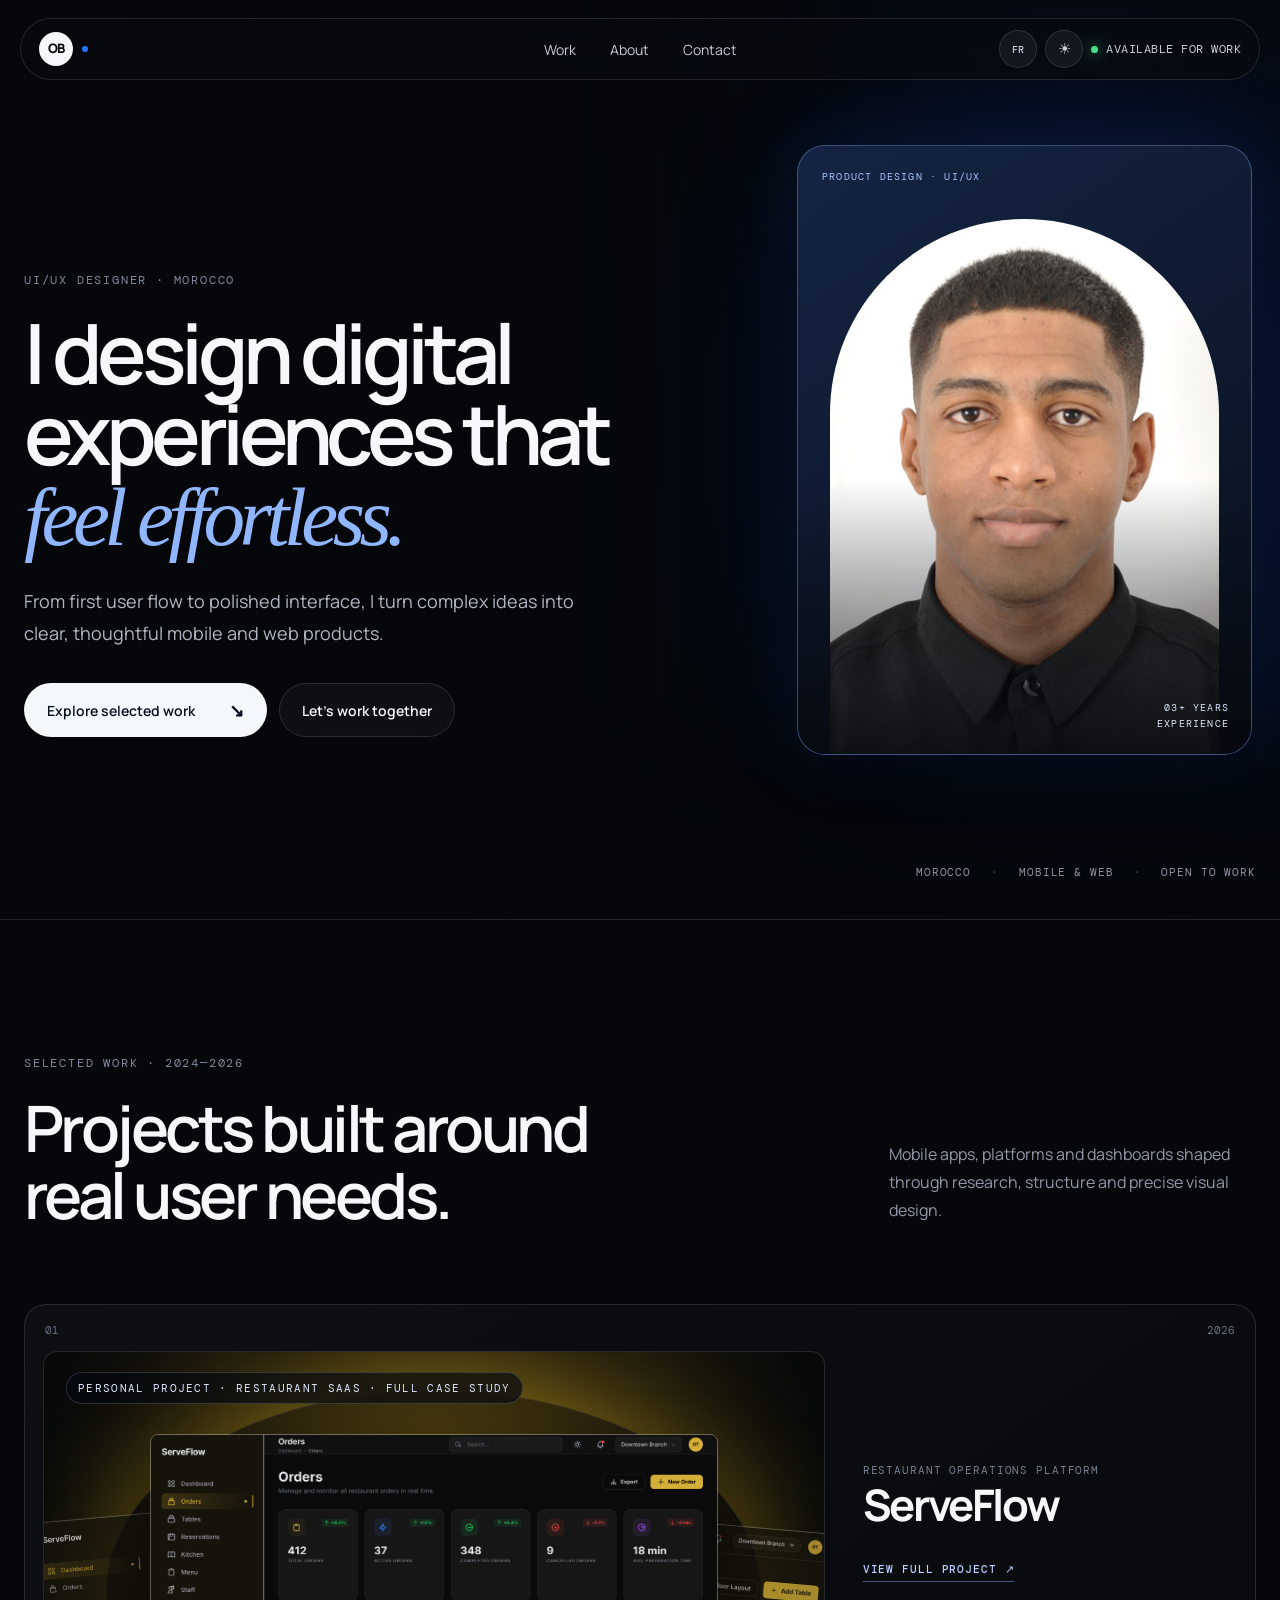
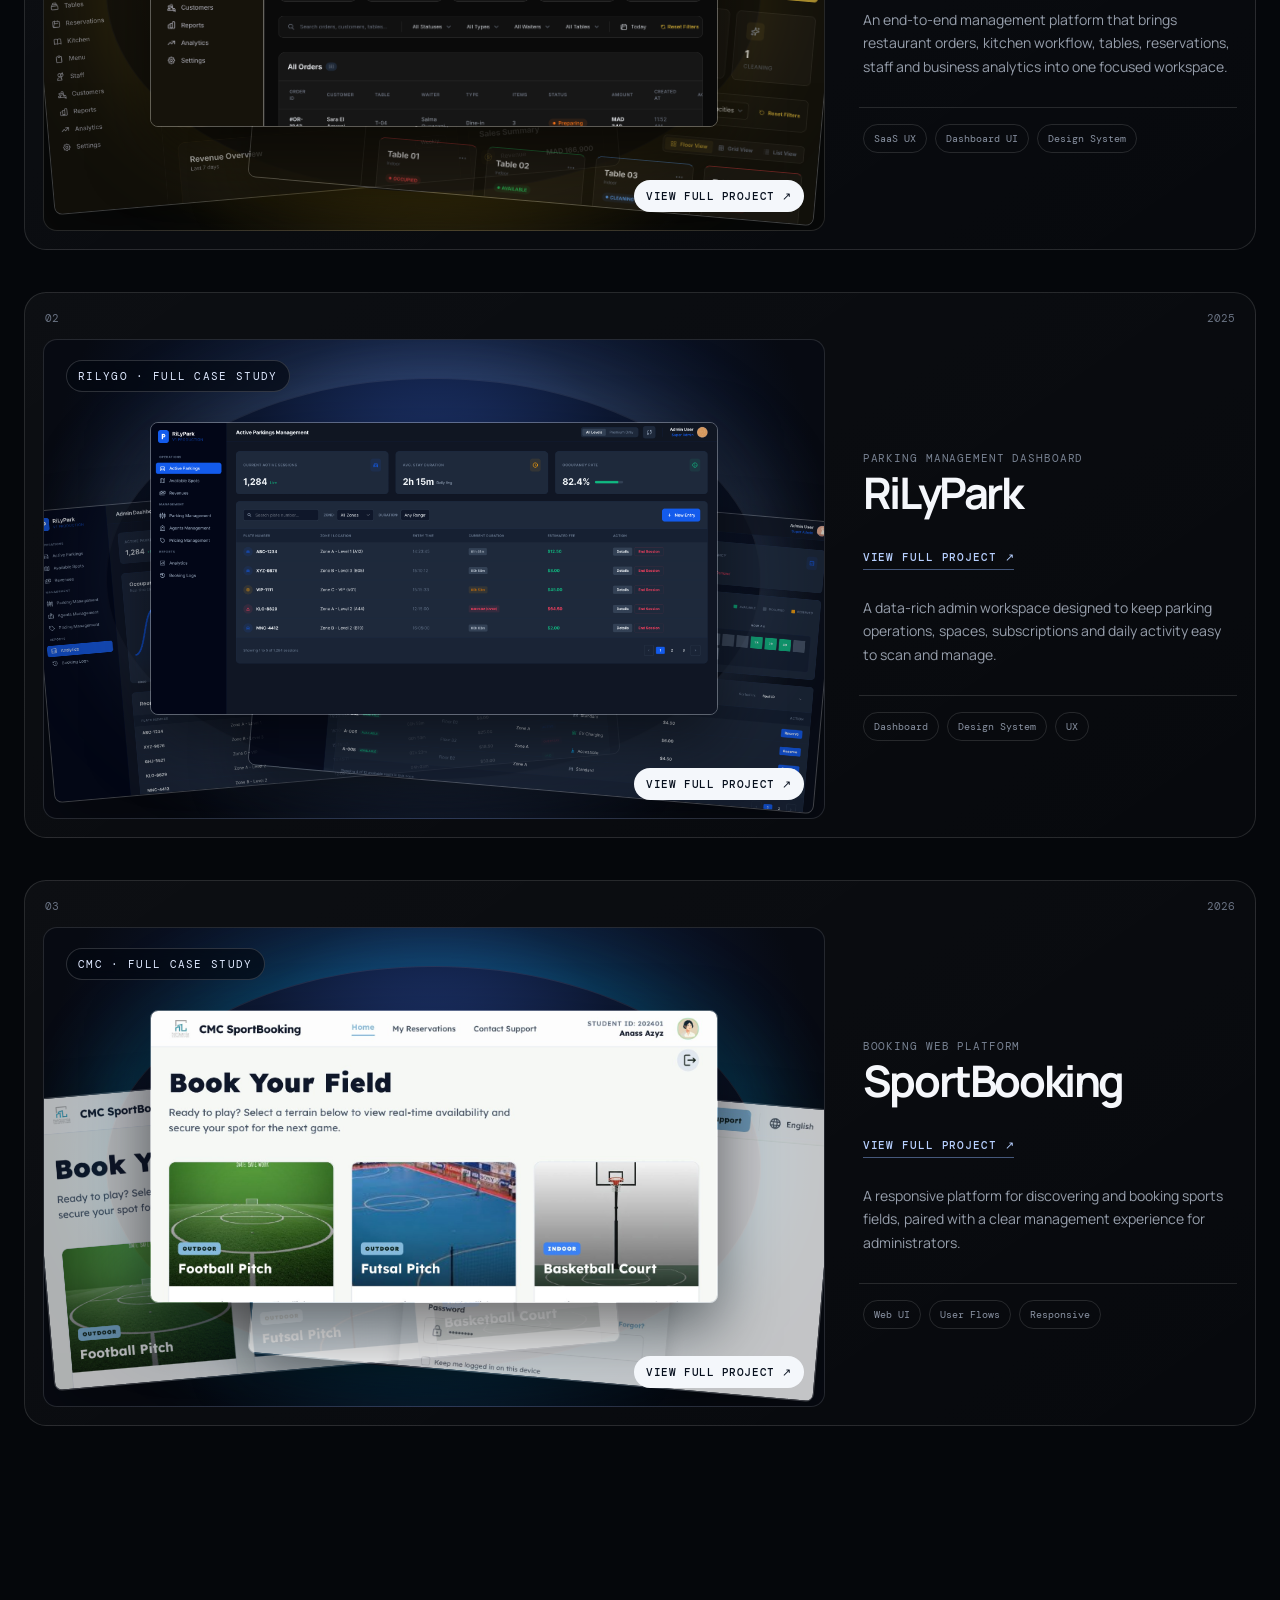
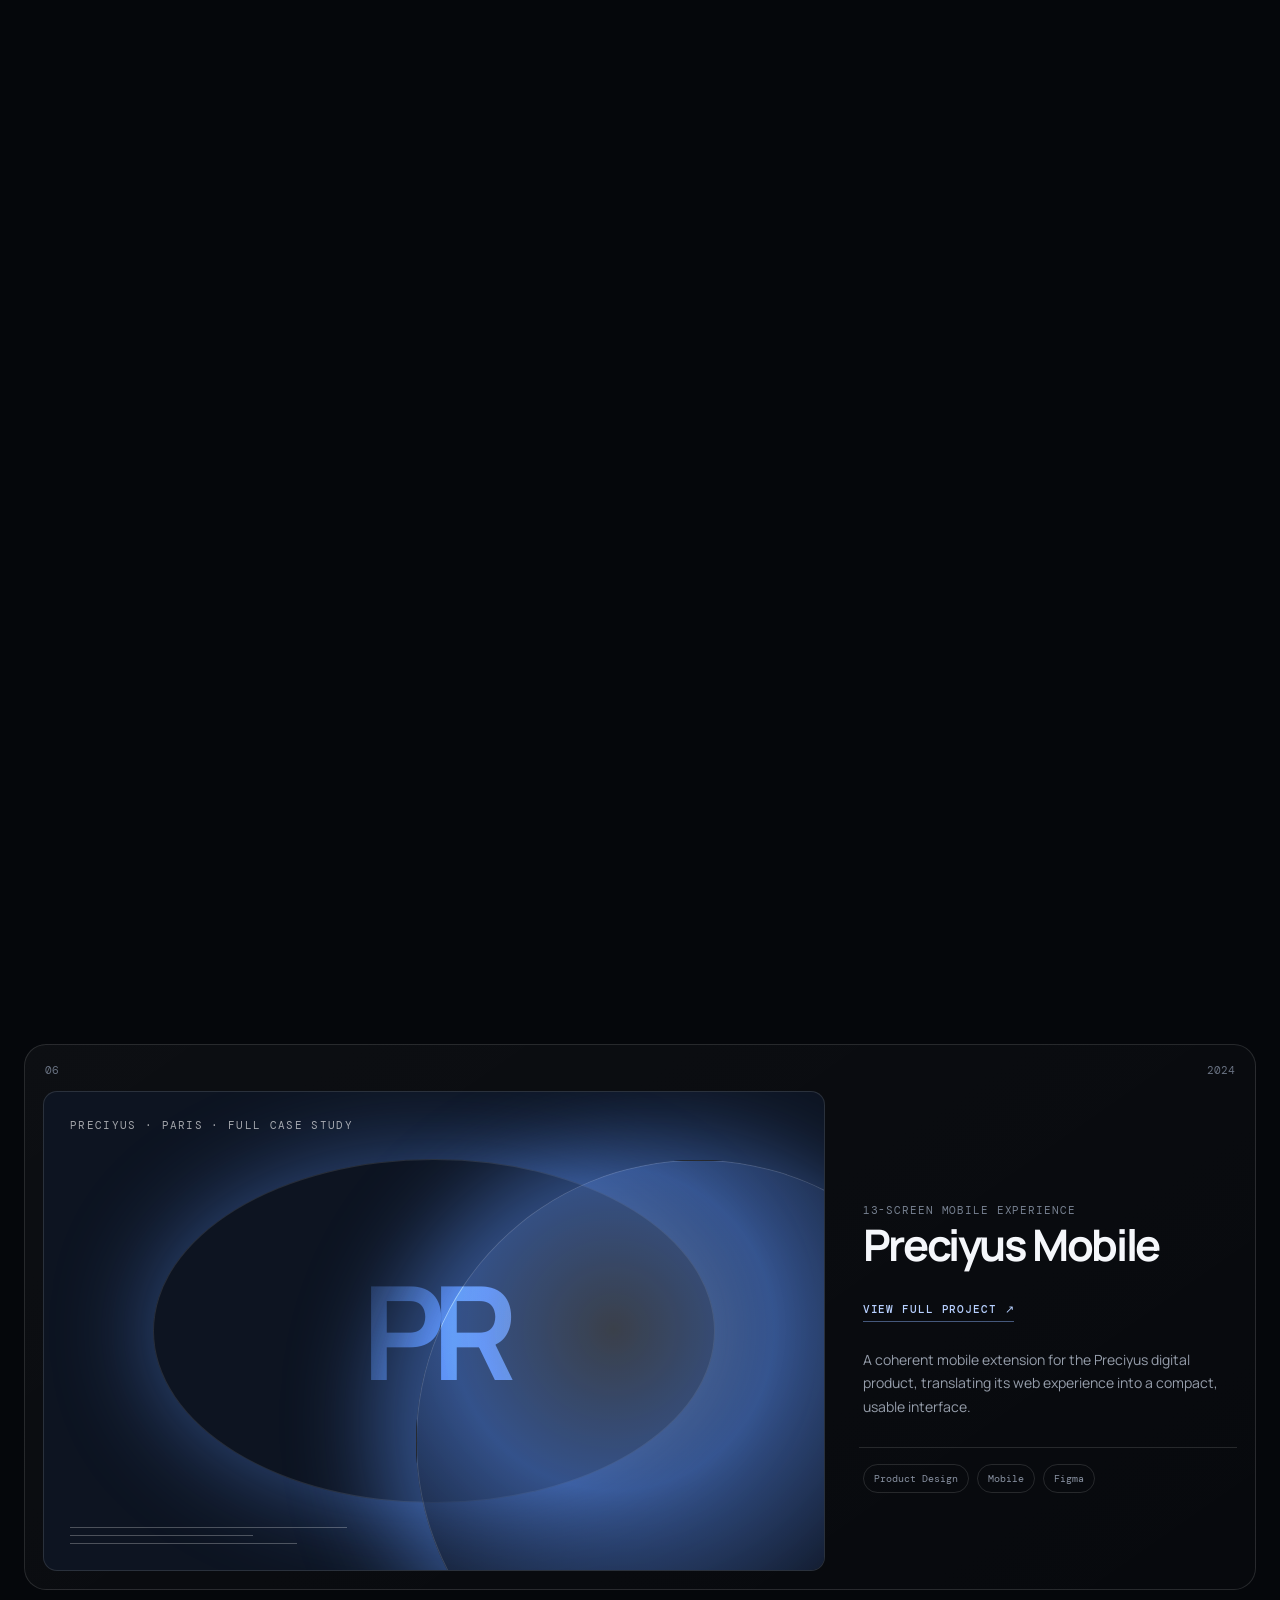
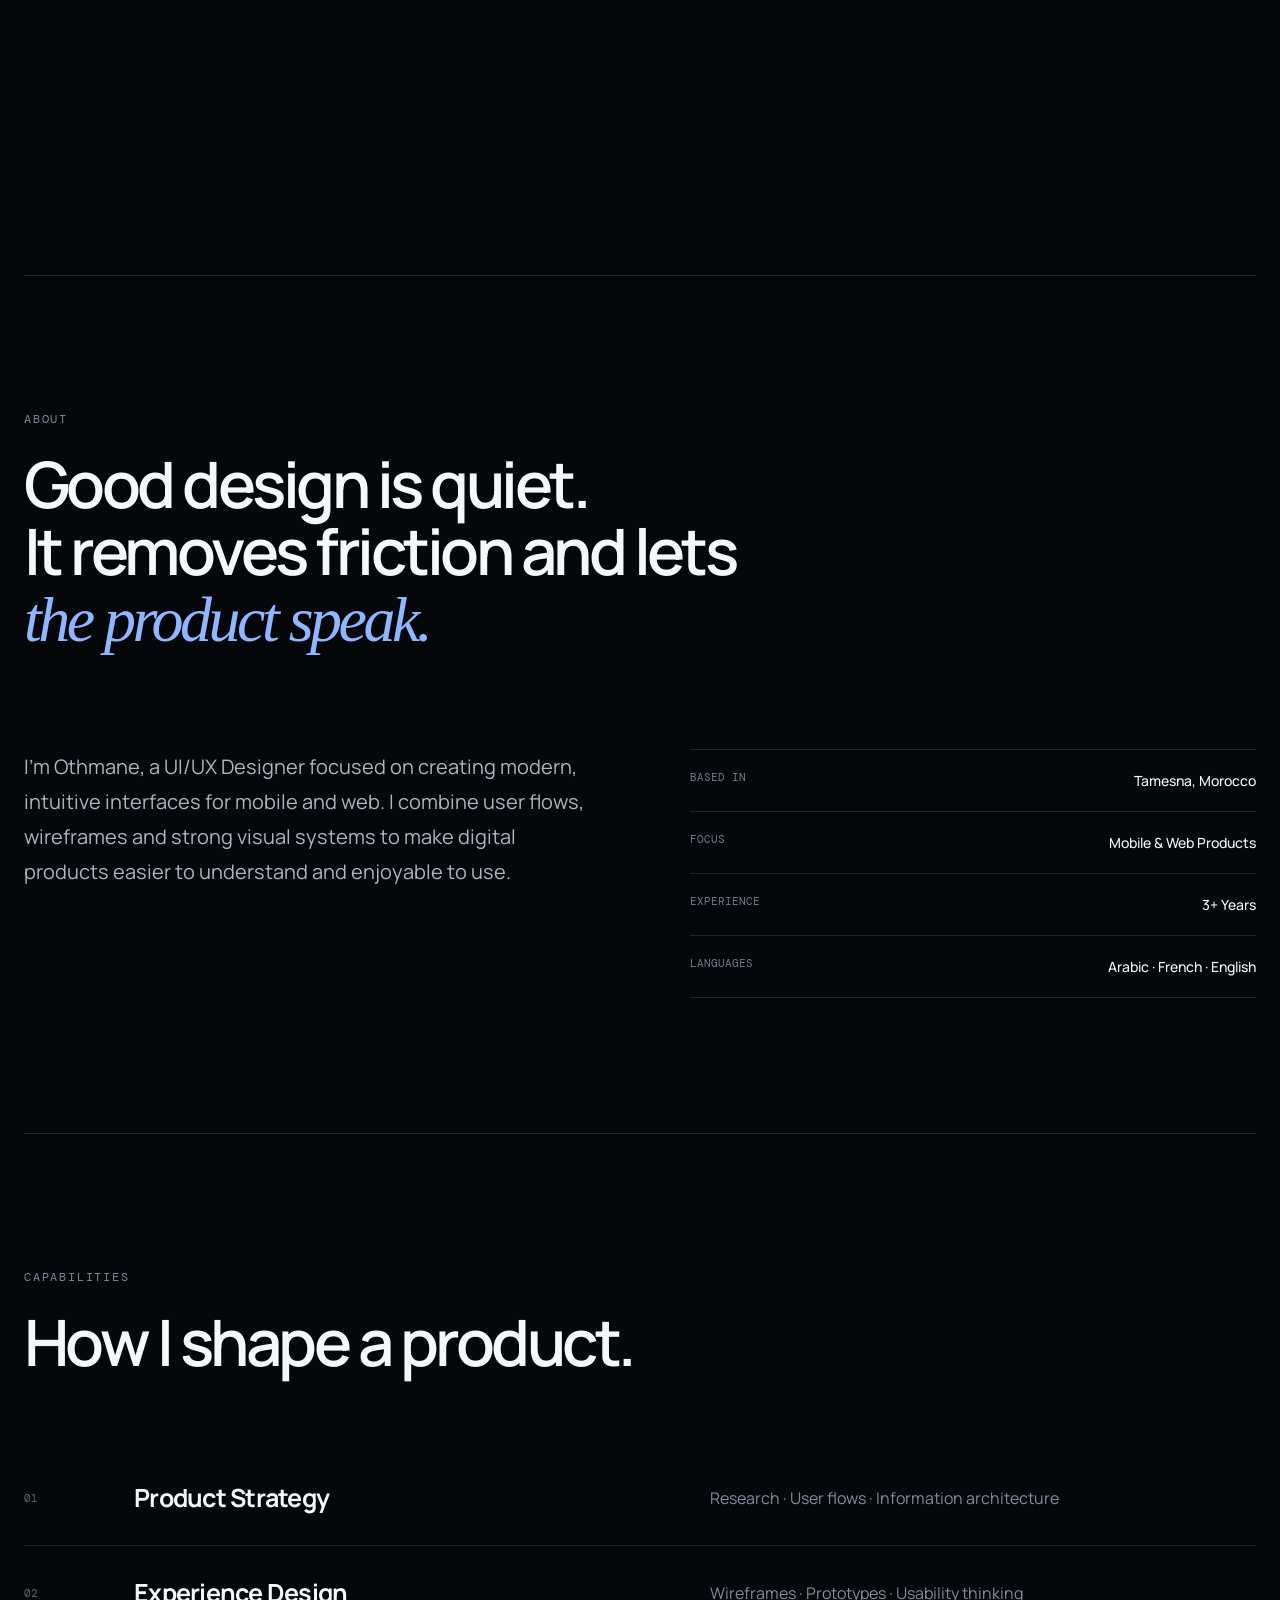
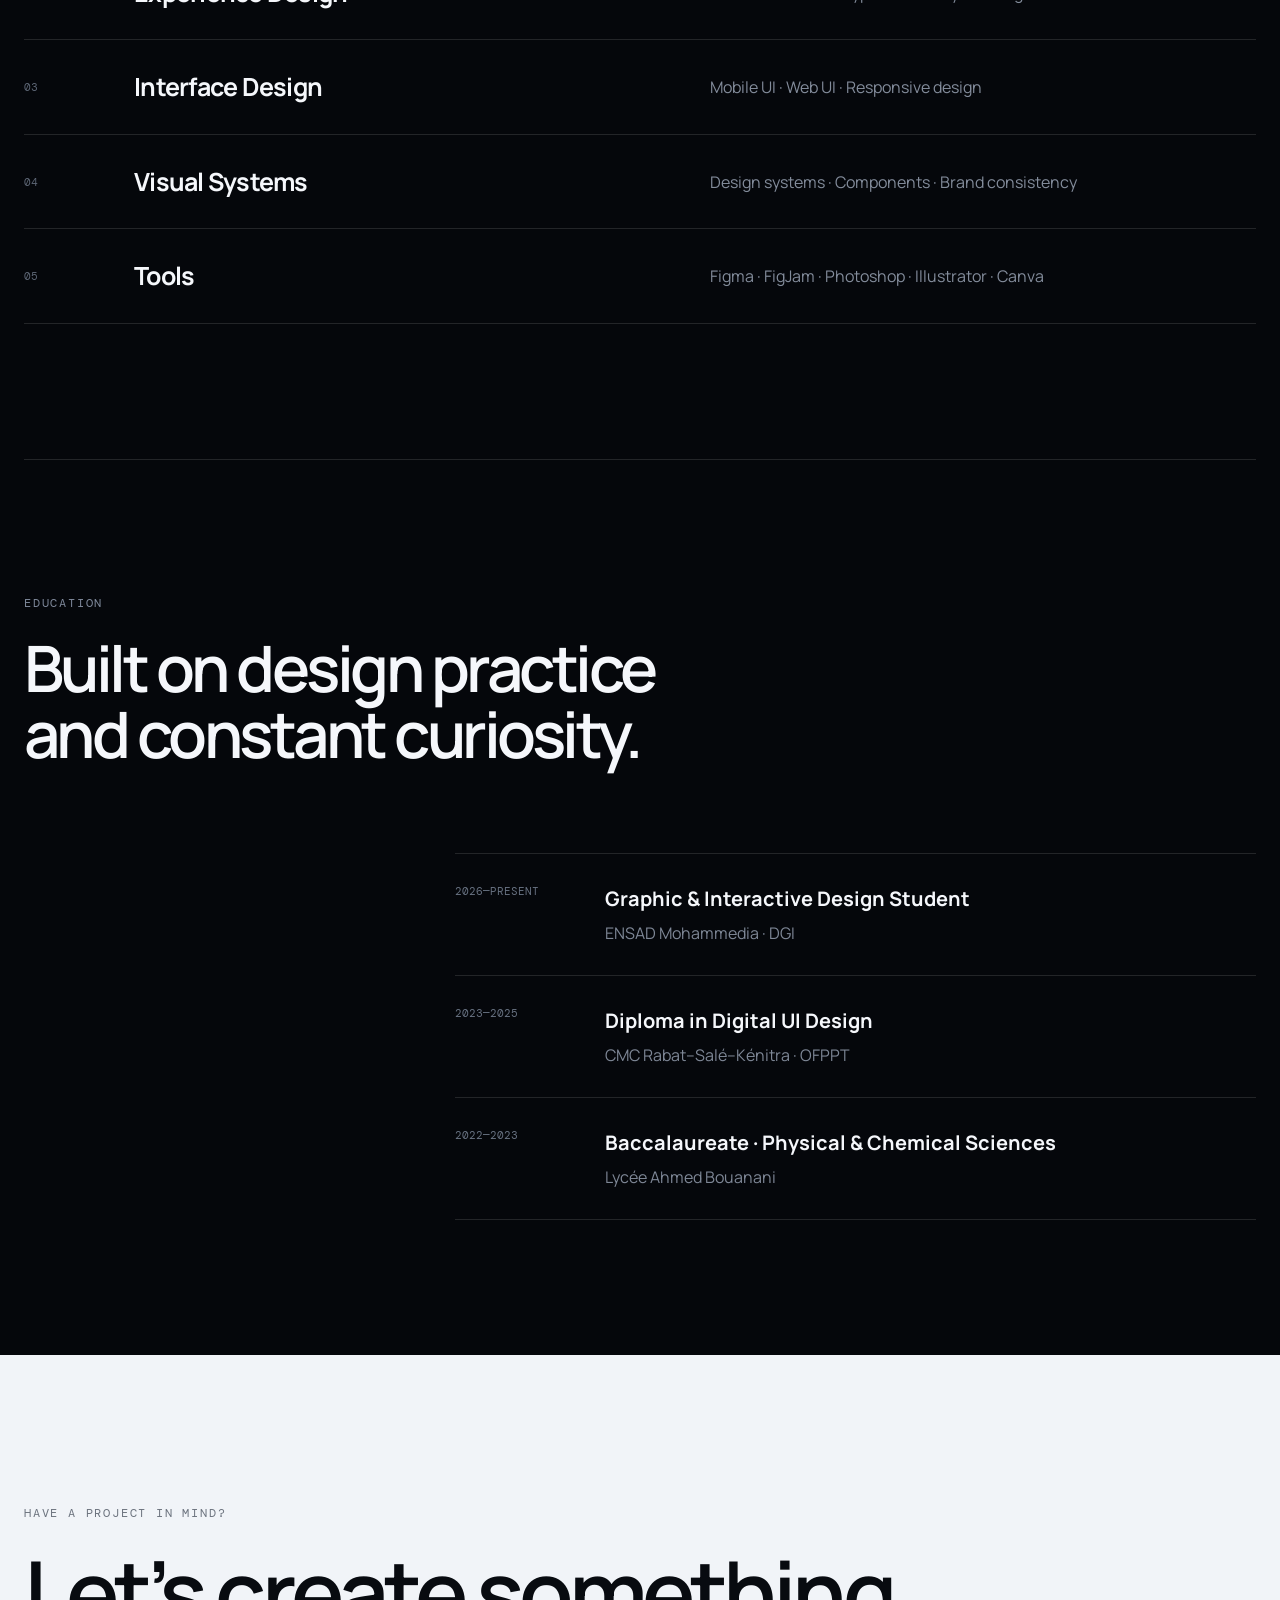
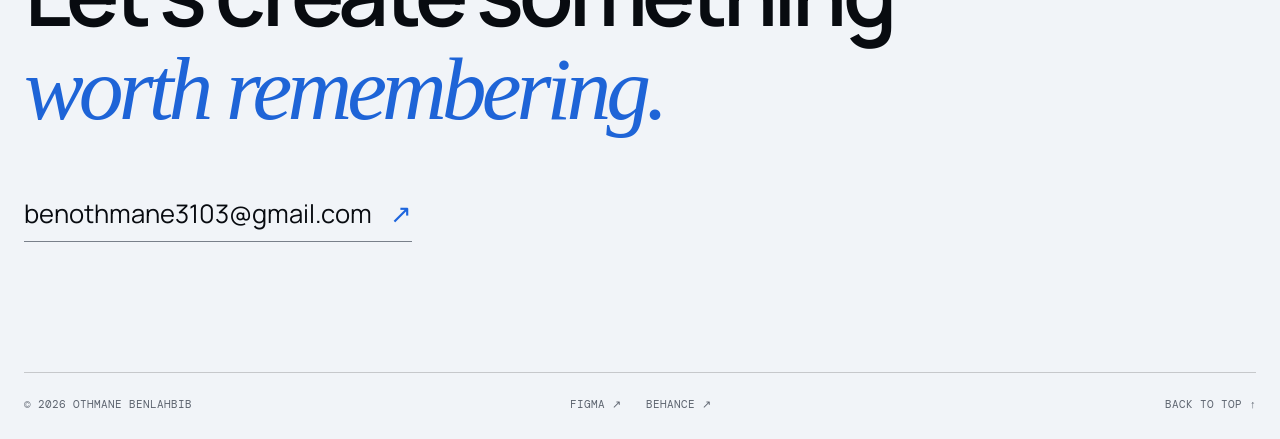
<file: index.html>
<!doctype html>
<html lang="en">
<head>
  <meta charset="UTF-8" />
  <meta name="viewport" content="width=device-width, initial-scale=1.0" />
  <meta name="description" content="Othmane Benlahbib — UI/UX Designer creating clear, intuitive mobile and web products." />
  <meta name="theme-color" content="#05070b" />
  <title>Othmane Benlahbib — UI/UX Designer</title>
  <link rel="preconnect" href="https://fonts.googleapis.com">
  <link rel="preconnect" href="https://fonts.gstatic.com" crossorigin>
  <link href="https://fonts.googleapis.com/css2?family=DM+Mono:wght@300;400;500&family=Manrope:wght@400;500;600;700;800&display=swap" rel="stylesheet">
  <link rel="stylesheet" href="styles.css" />
</head>
<body>
  <div class="cursor-glow" aria-hidden="true"></div>
  <header class="nav-shell">
    <a class="brand" href="#top" aria-label="Back to top"><span>OB</span><i></i></a>
    <nav aria-label="Main navigation">
      <a href="#work" id="nav-work">Work</a>
      <a href="#about" id="nav-about">About</a>
      <a href="#contact">Contact</a>
    </nav>
    <div class="nav-actions"><button class="nav-toggle" id="language-toggle" type="button" aria-label="Change language">FR</button><button class="nav-toggle theme-toggle" id="theme-toggle" type="button" aria-label="Change color theme">☀</button><a class="availability" href="#contact"><span></span><b id="availability-text">Available for work</b></a></div>
  </header>

  <main id="top">
    <section class="hero" aria-labelledby="hero-title">
      <div class="hero-portrait" aria-hidden="true">
        <span>PRODUCT DESIGN · UI/UX</span>
        <img src="assets/othmane-benlahbib.png" alt="" />
        <i>03+ YEARS<br />EXPERIENCE</i>
      </div>
      <div class="hero-shade"></div>
      <div class="hero-copy">
        <p class="eyebrow" id="hero-eyebrow">UI/UX DESIGNER · MOROCCO</p>
        <h1 id="hero-title">I design digital<br />experiences that<br /><em>feel effortless.</em></h1>
        <p class="hero-intro" id="hero-intro">From first user flow to polished interface, I turn complex ideas into clear, thoughtful mobile and web products.</p>
        <div class="hero-actions">
          <a class="btn primary" id="explore-work" href="#work">Explore selected work <span>↘</span></a>
          <a class="btn ghost" id="email-hero" href="mailto:benothmane3103@gmail.com">Let’s work together</a>
        </div>
      </div>
      <div class="hero-index"><span>Morocco</span><span>Mobile & Web</span><span>Open to work</span></div>
    </section>

    <section class="work section" id="work" aria-labelledby="work-title">
      <div class="section-head reveal">
        <div><p class="eyebrow" id="work-eyebrow">SELECTED WORK · 2024—2026</p><h2 id="work-title">Projects built around<br />real user needs.</h2></div>
        <p id="work-intro">Mobile apps, platforms and dashboards shaped through research, structure and precise visual design.</p>
      </div>
      <div class="projects" id="projects"></div>
    </section>

    <dialog class="gallery-dialog" id="gallery-dialog">
      <div class="gallery-shell">
        <div class="gallery-head">
          <div><p class="eyebrow">PROJECT GALLERY</p><h2 id="gallery-title">Project screens</h2></div>
          <button class="gallery-close" type="button" aria-label="Close project gallery">×</button>
        </div>
        <div class="gallery-grid" id="gallery-grid"></div>
      </div>
    </dialog>

    <section class="about section" id="about" aria-labelledby="about-title">
      <div class="about-statement reveal">
        <p class="eyebrow" id="about-eyebrow">ABOUT</p>
        <h2 id="about-title">Good design is quiet.<br />It removes friction and lets<br /><em>the product speak.</em></h2>
      </div>
      <div class="about-grid reveal">
        <p id="bio"></p>
        <div class="facts">
          <div><span>Based in</span><strong>Tamesna, Morocco</strong></div>
          <div><span>Focus</span><strong>Mobile & Web Products</strong></div>
          <div><span>Experience</span><strong>3+ Years</strong></div>
          <div><span>Languages</span><strong>Arabic · French · English</strong></div>
        </div>
      </div>
    </section>

    <section class="skills section" aria-labelledby="skills-title">
      <div class="section-head reveal">
        <div><p class="eyebrow" id="skills-eyebrow">CAPABILITIES</p><h2 id="skills-title">How I shape a product.</h2></div>
      </div>
      <div class="skill-list" id="skills-list"></div>
    </section>

    <section class="education section reveal" aria-labelledby="education-title">
      <p class="eyebrow" id="education-eyebrow">EDUCATION</p>
      <h2 id="education-title">Built on design practice<br />and constant curiosity.</h2>
      <div class="timeline">
        <article><span>2026—PRESENT</span><div><h3 id="ensad-title">Graphic & Interactive Design Student</h3><p id="ensad-school">ENSAD Mohammedia · DGI</p></div></article>
        <article><span>2023—2025</span><div><h3>Diploma in Digital UI Design</h3><p>CMC Rabat–Salé–Kénitra · OFPPT</p></div></article>
        <article><span>2022—2023</span><div><h3>Baccalaureate · Physical & Chemical Sciences</h3><p>Lycée Ahmed Bouanani</p></div></article>
      </div>
    </section>

    <section class="contact section" id="contact" aria-labelledby="contact-title">
      <div class="contact-copy reveal">
        <p class="eyebrow" id="contact-eyebrow">HAVE A PROJECT IN MIND?</p>
        <h2 id="contact-title">Let’s create something<br /><em>worth remembering.</em></h2>
        <a class="mail-link" href="mailto:benothmane3103@gmail.com">benothmane3103@gmail.com <span>↗</span></a>
      </div>
      <footer>
        <p>© <span id="year"></span> Othmane Benlahbib</p>
        <div id="socials"></div>
        <a href="#top">Back to top ↑</a>
      </footer>
    </section>
  </main>

  <script src="content.js"></script>
  <script src="app.js"></script>
</body>
</html>
</file>
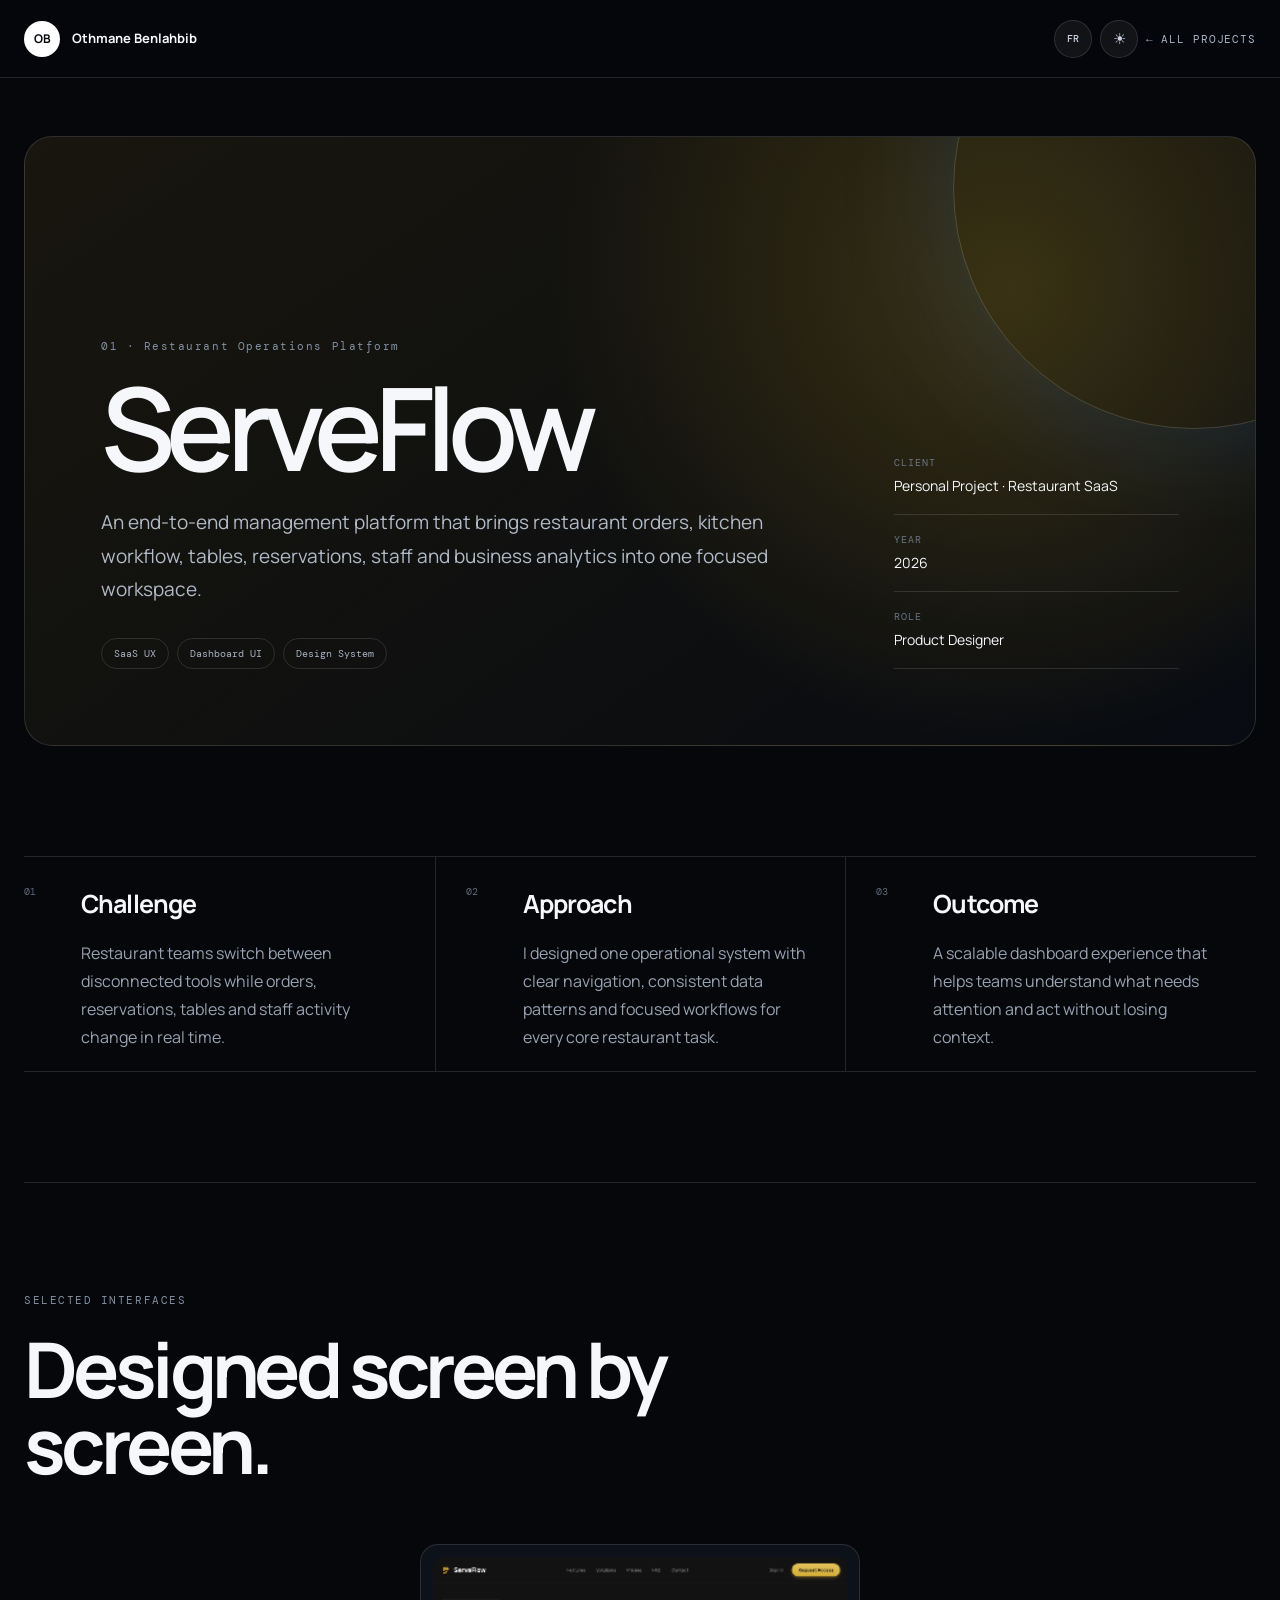
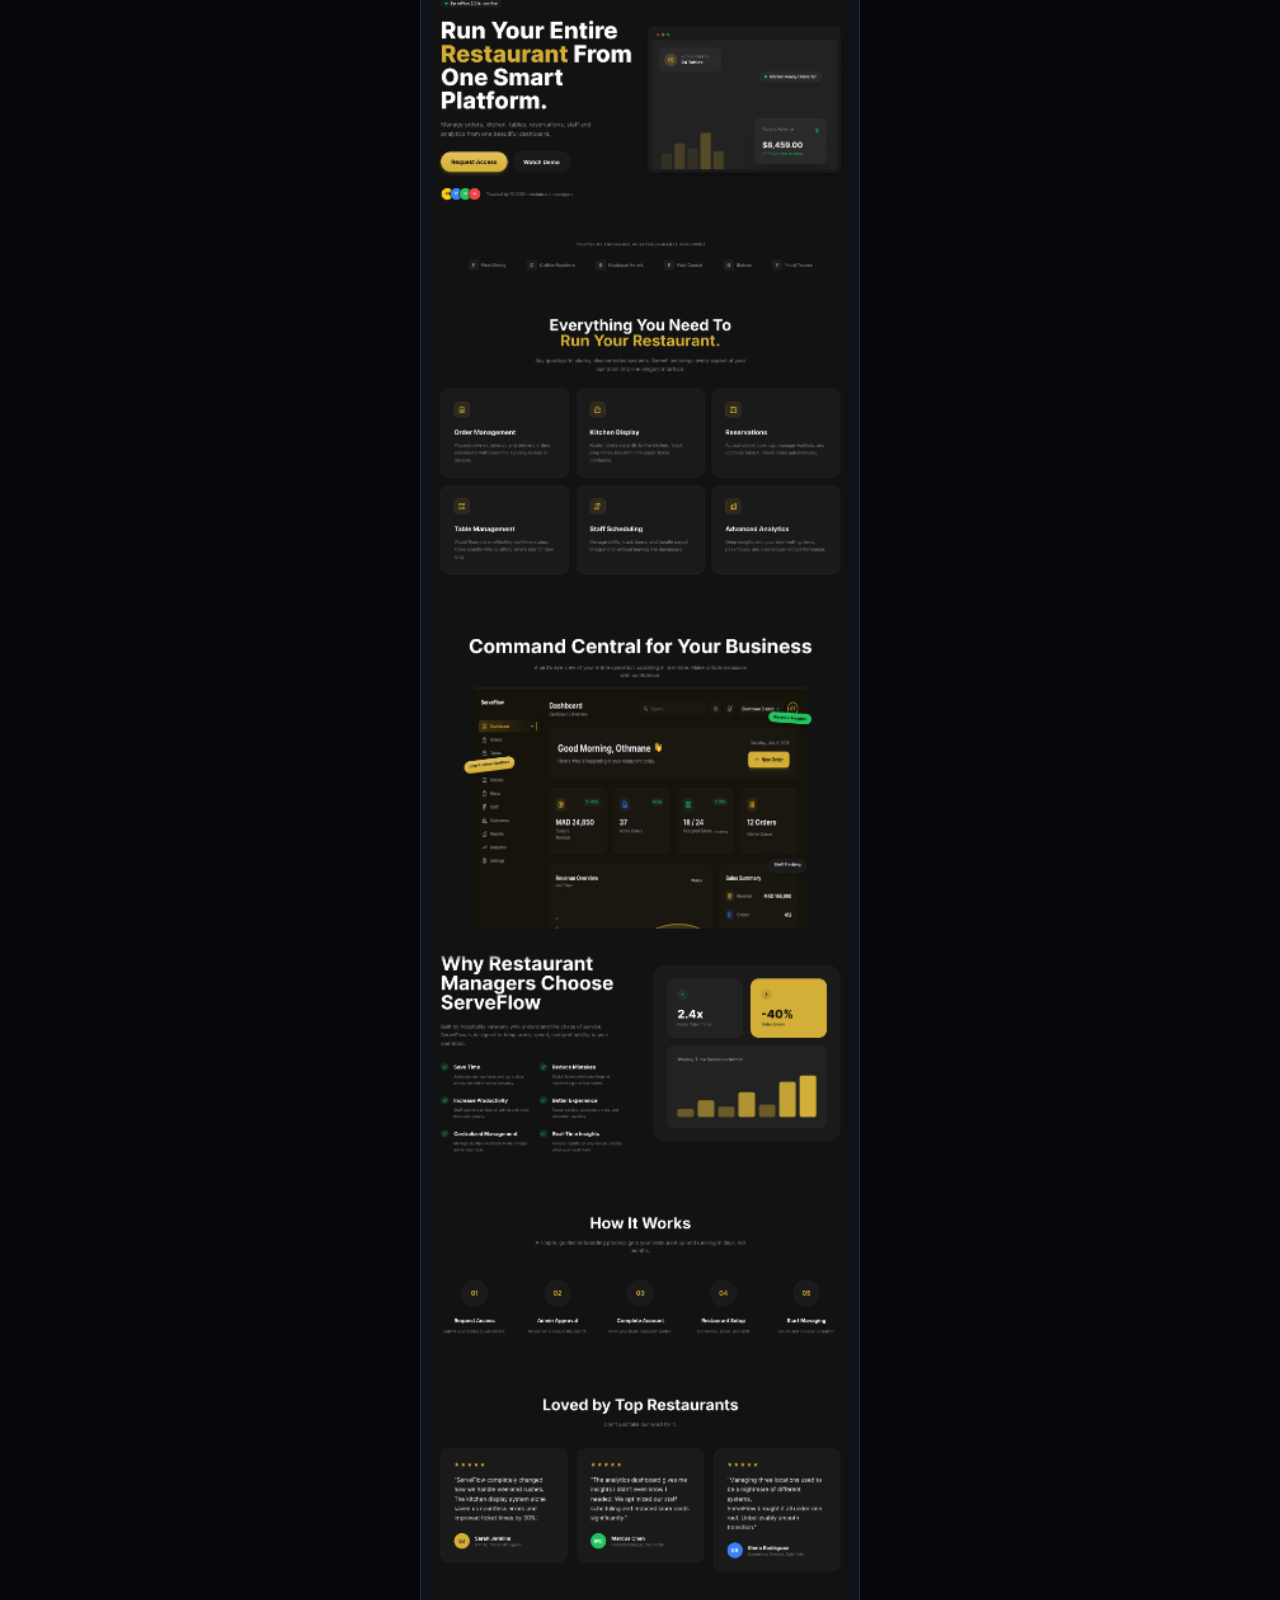
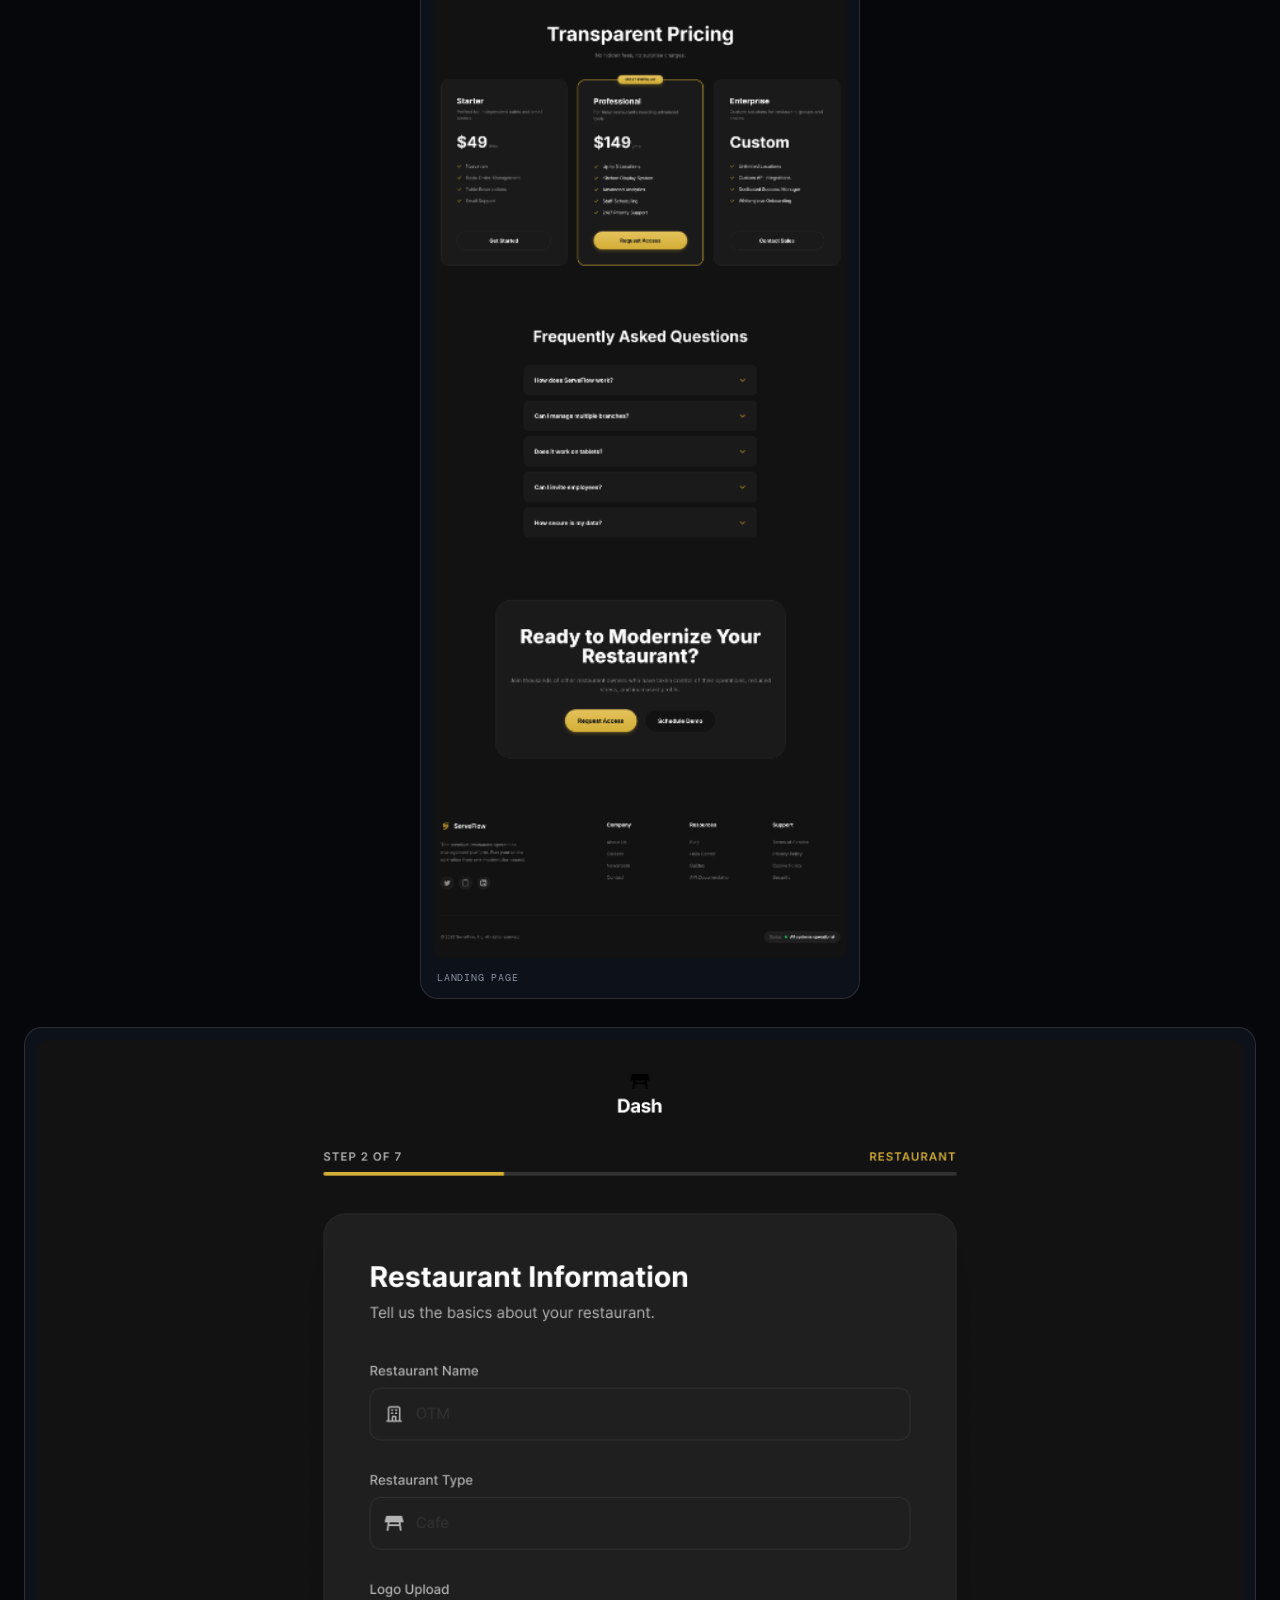
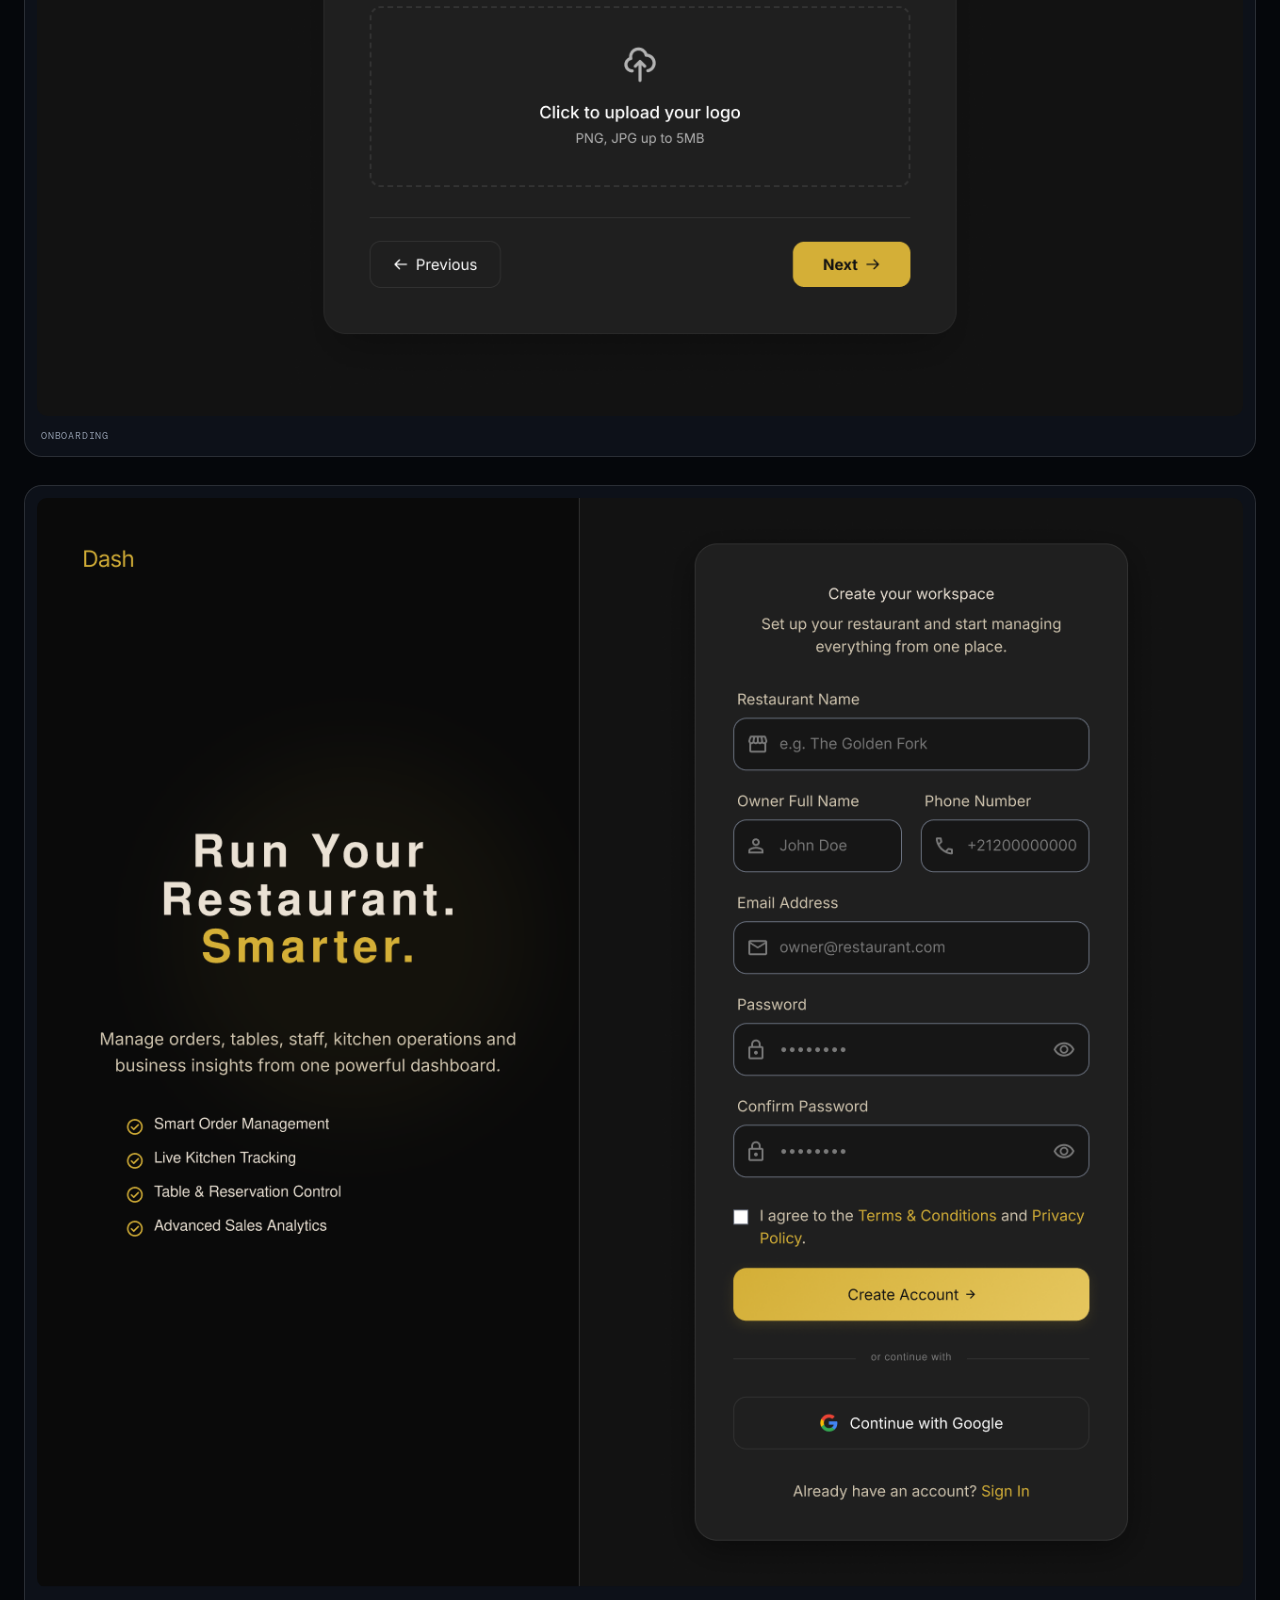
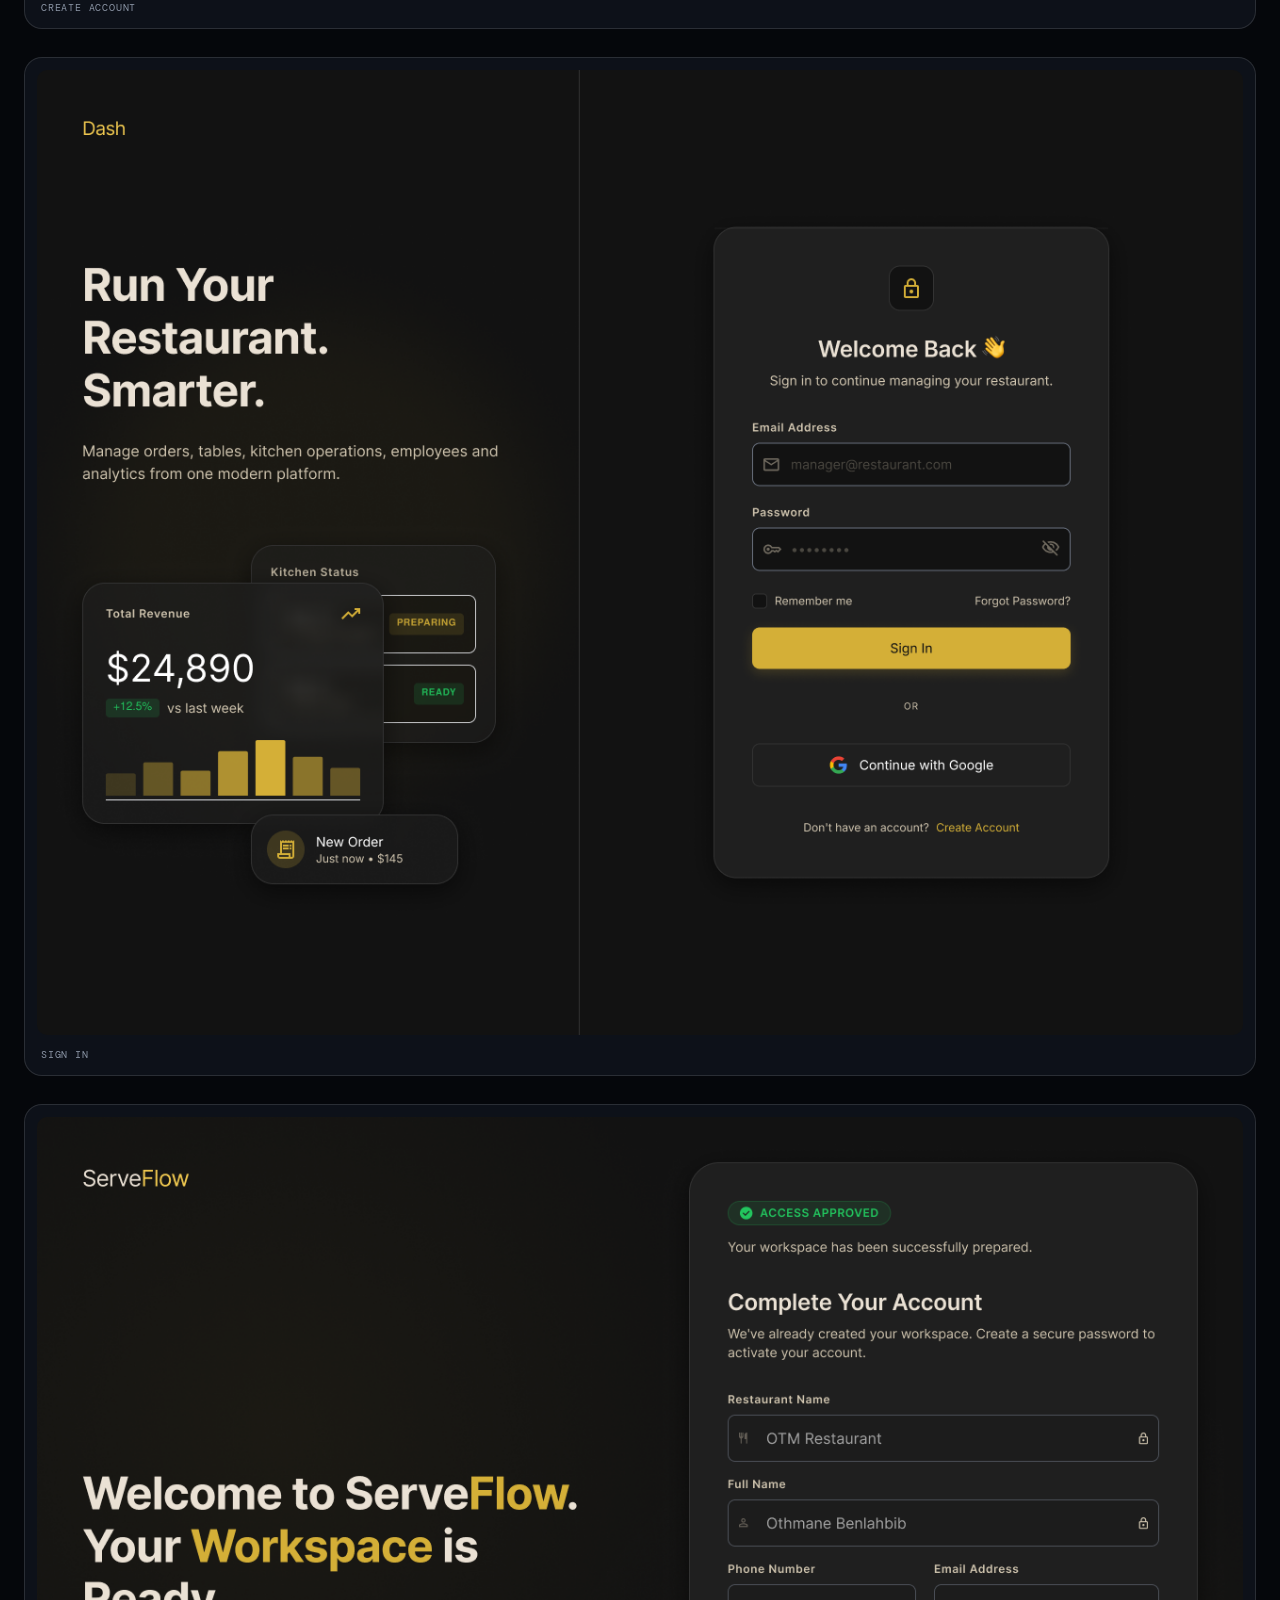
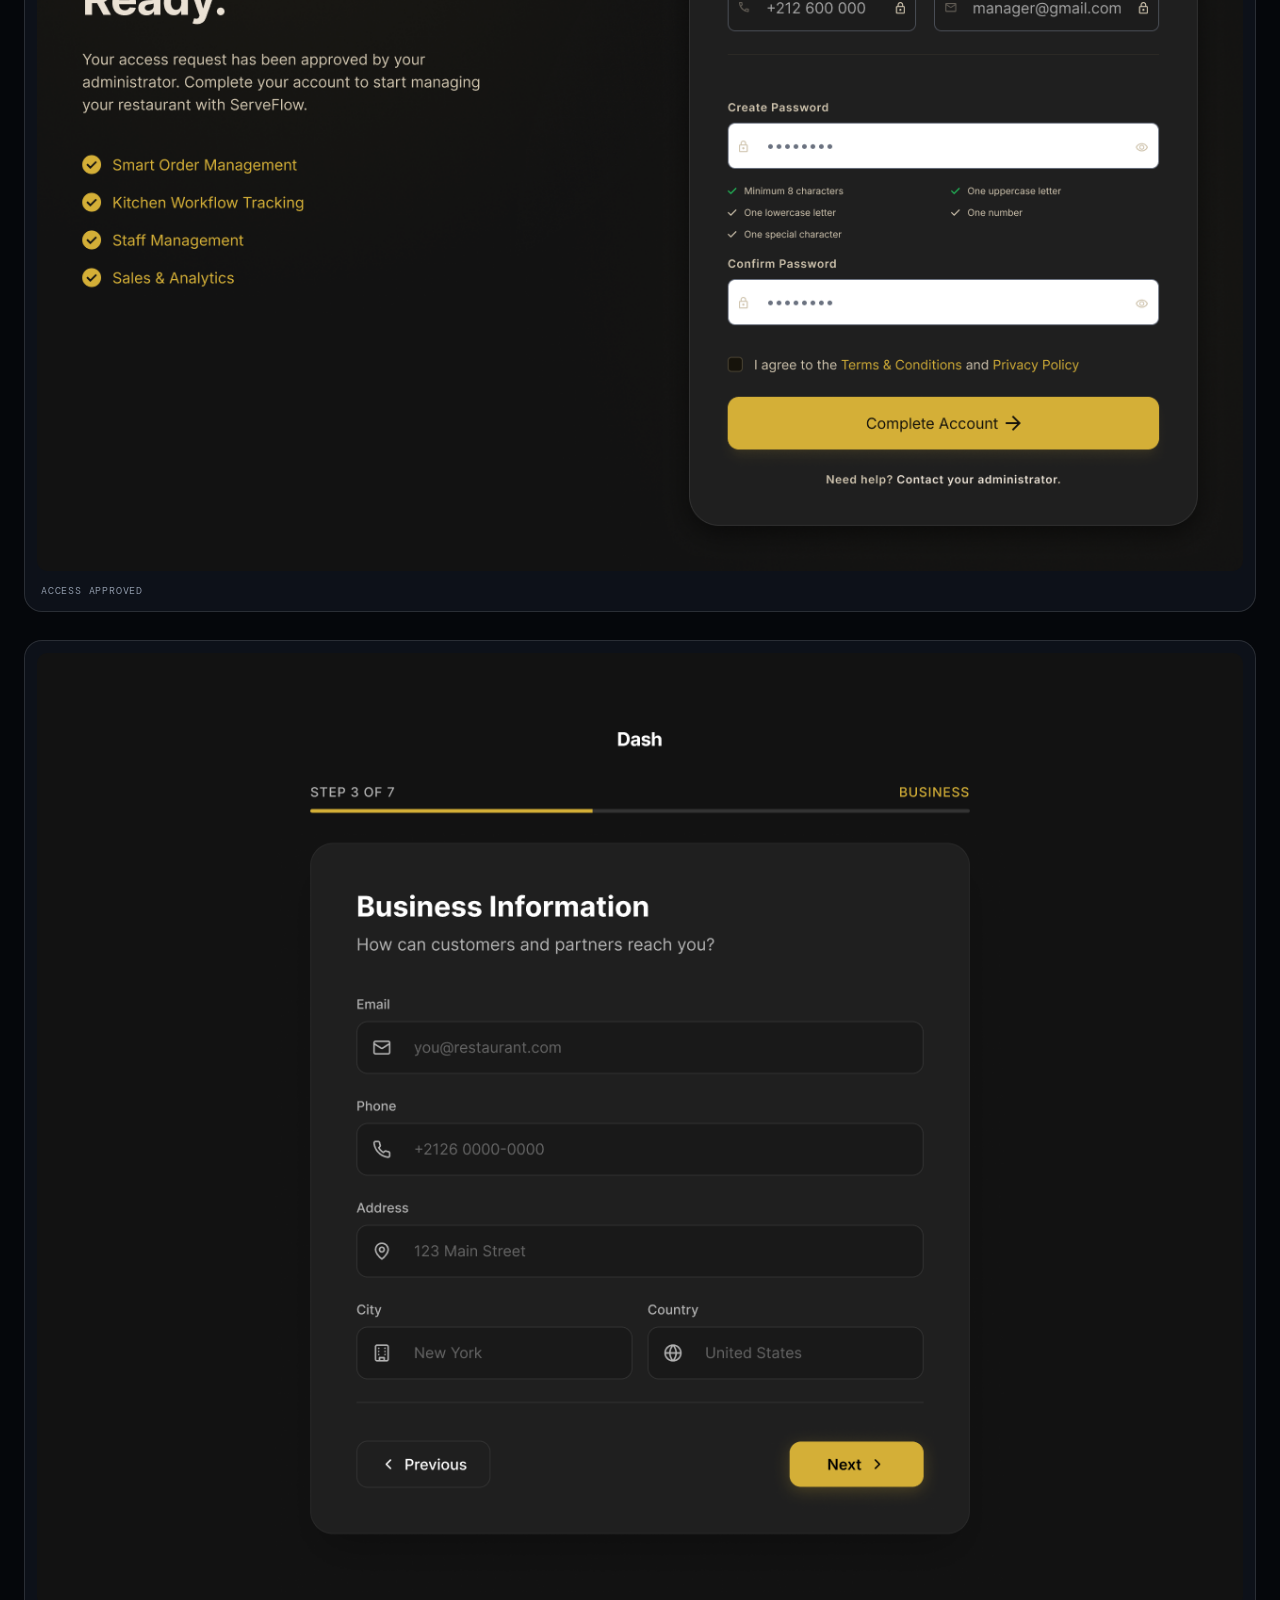
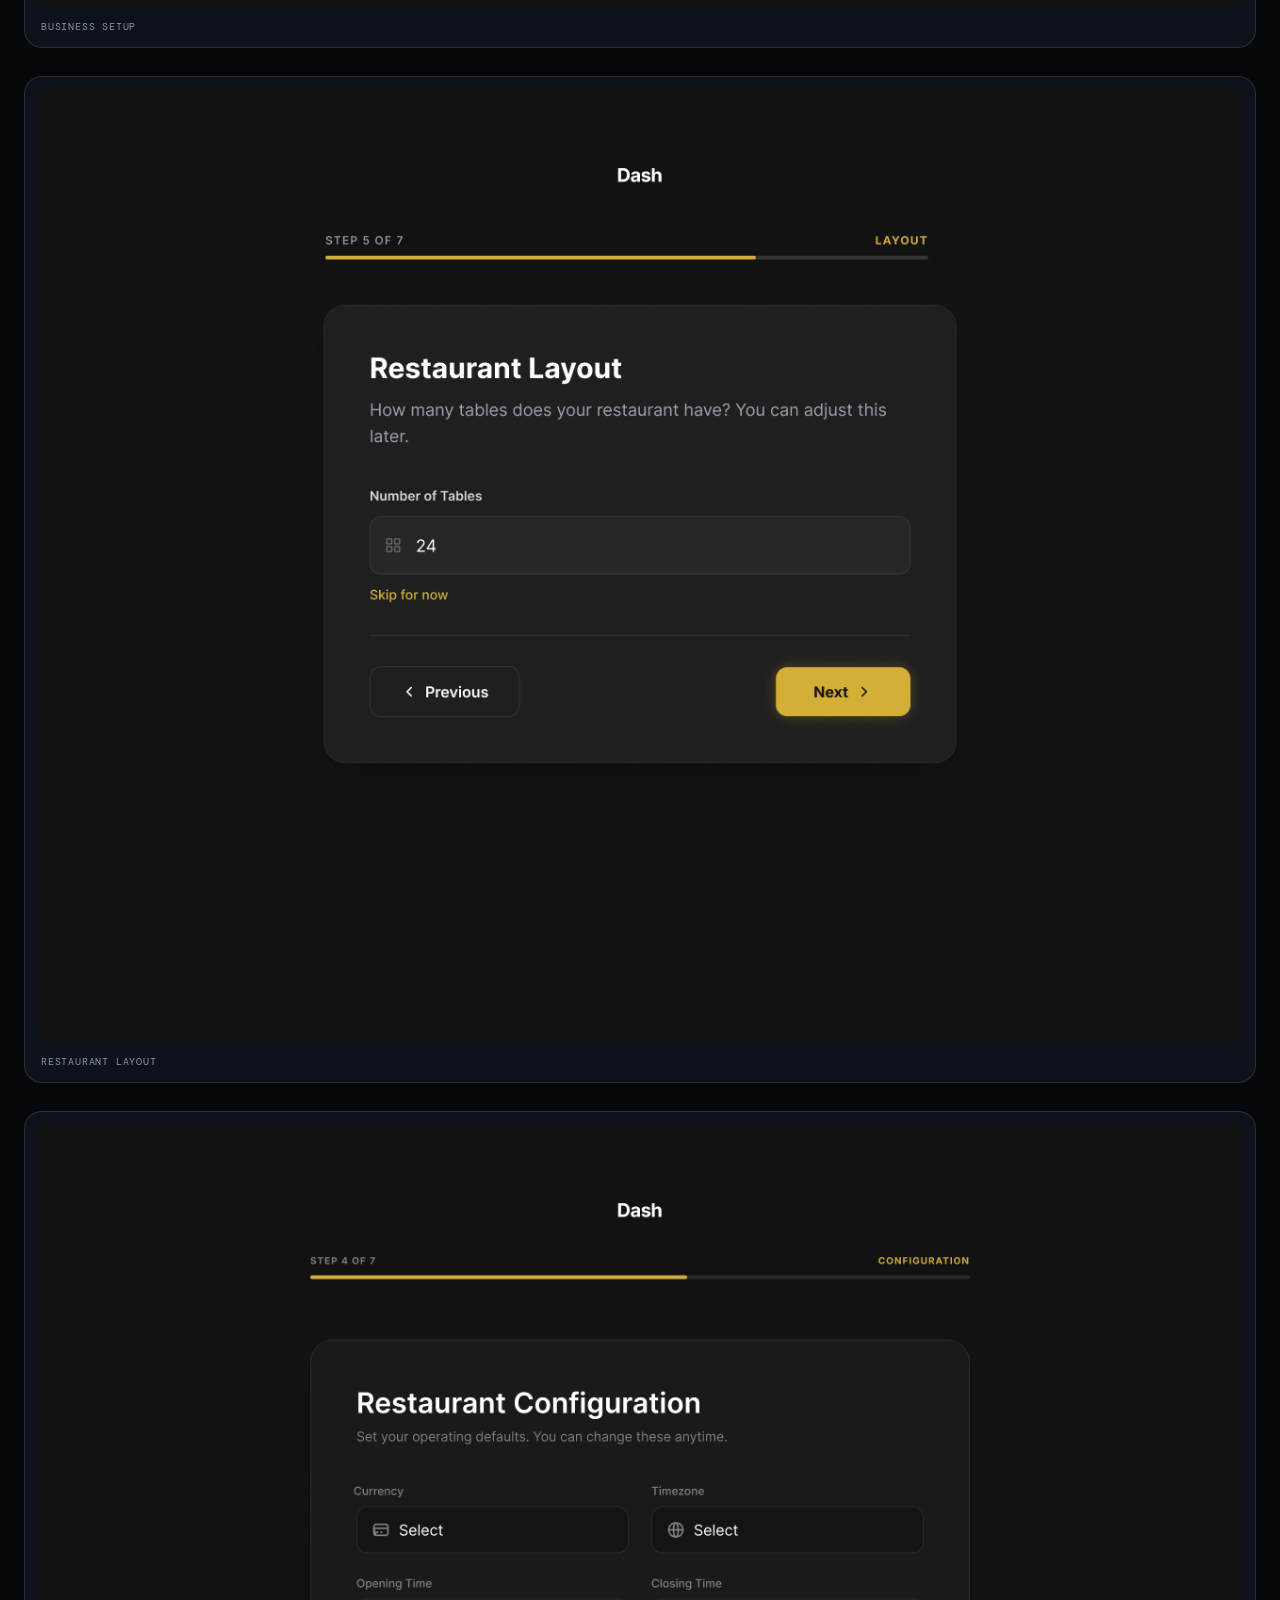
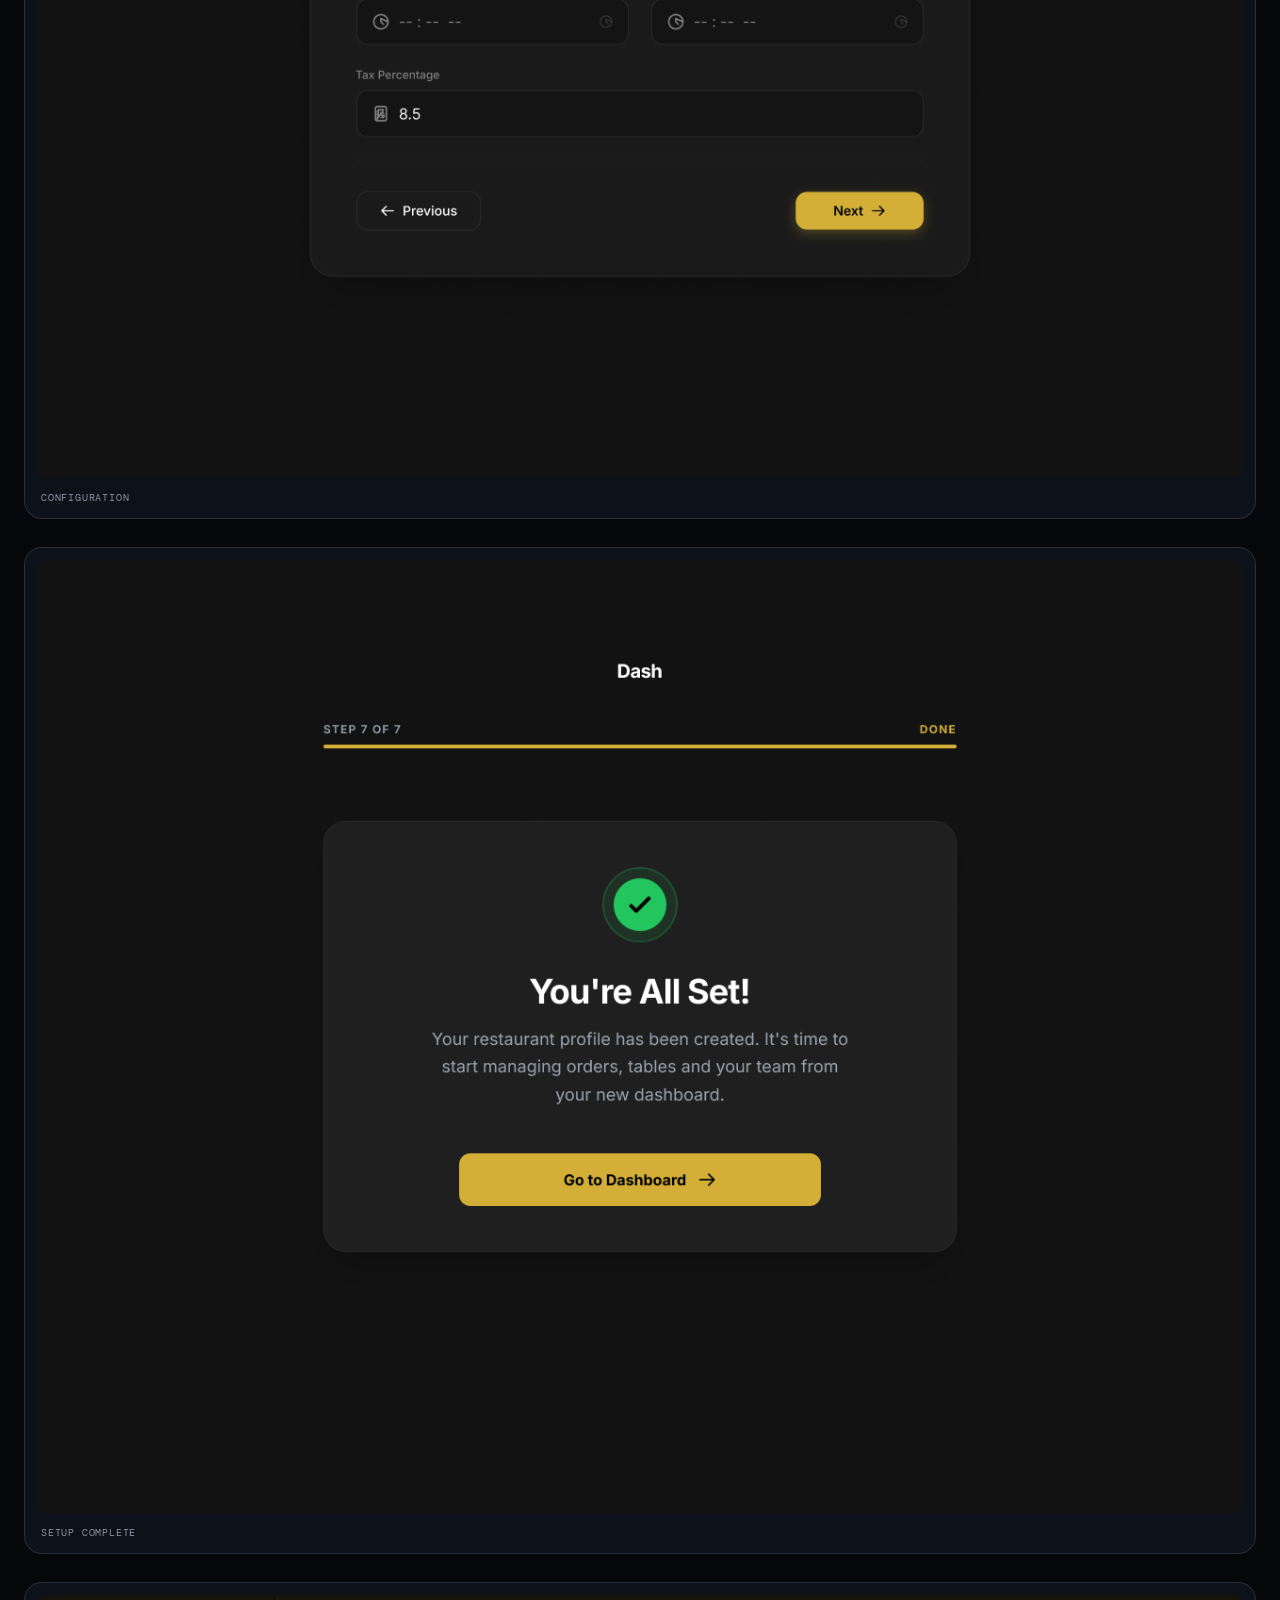
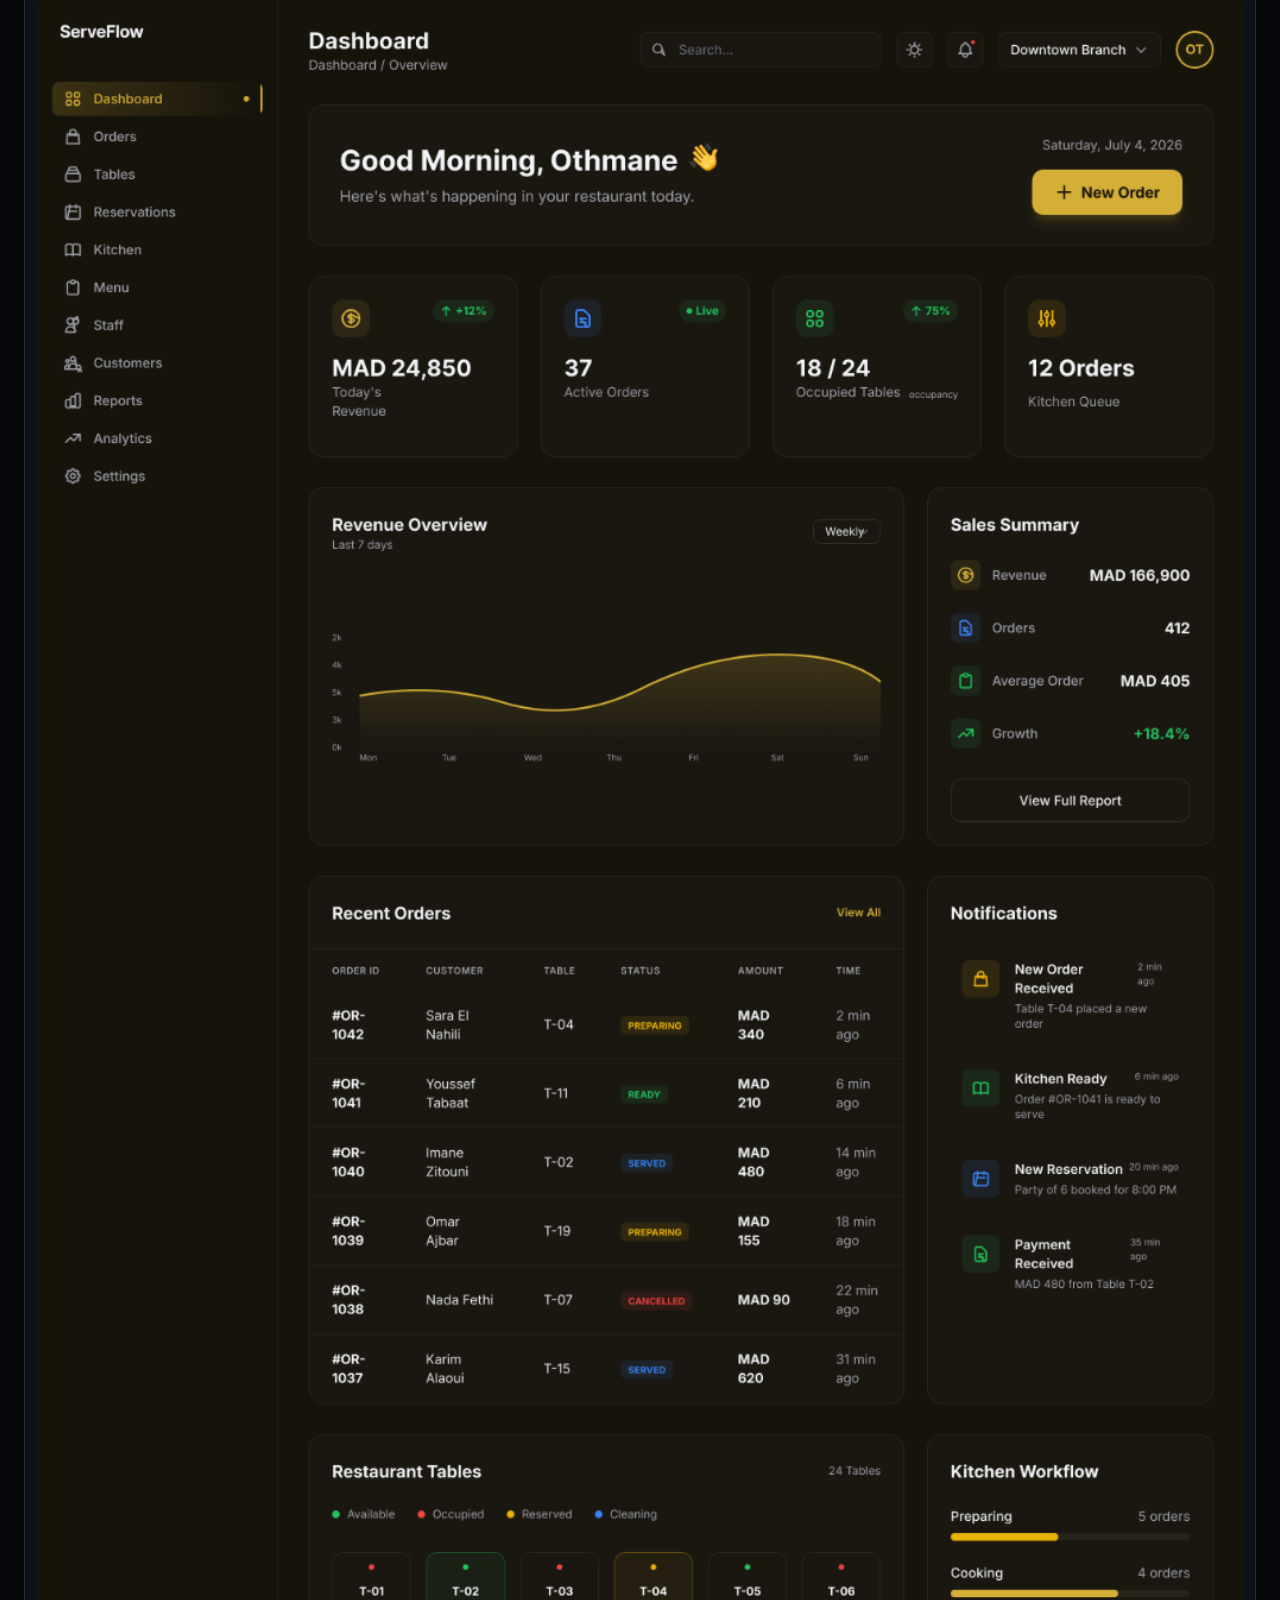
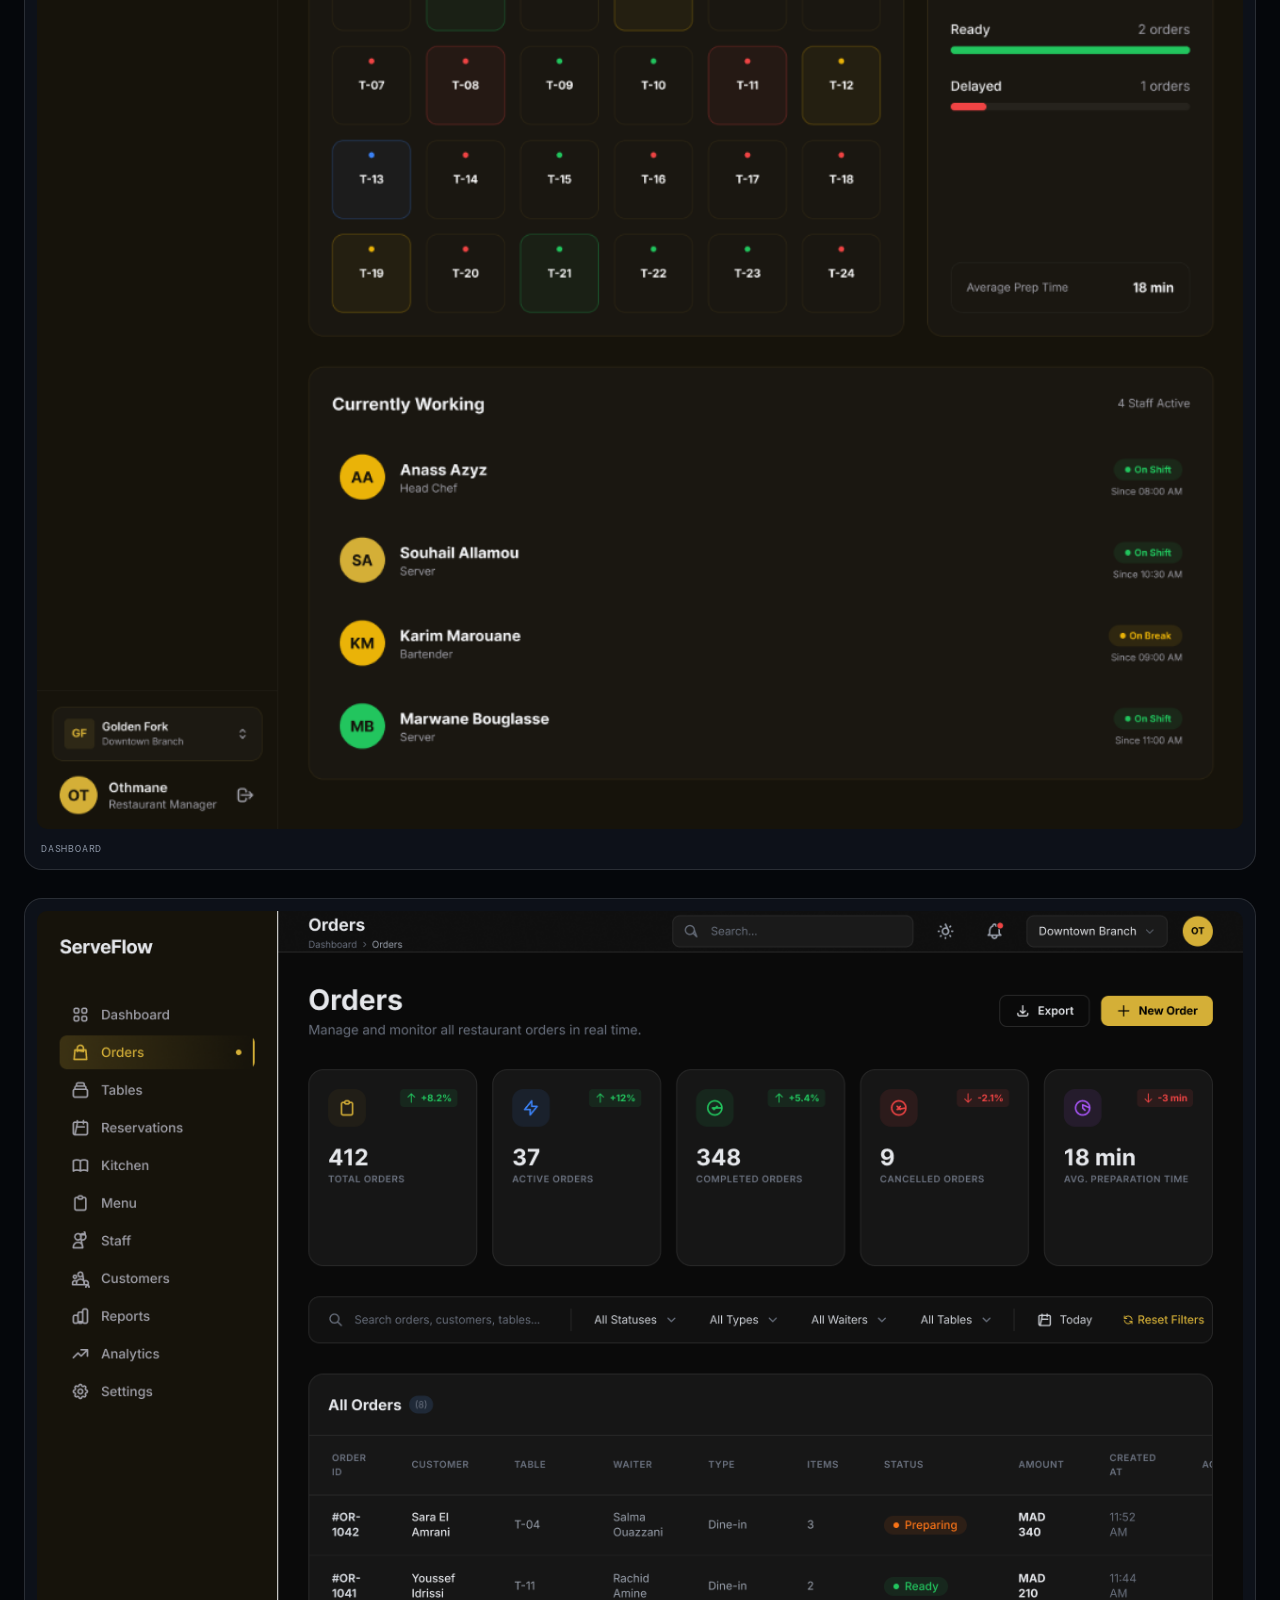
<file: project.html>
<!doctype html>
<html lang="en">
<head>
  <meta charset="UTF-8" />
  <meta name="viewport" content="width=device-width, initial-scale=1.0" />
  <meta name="theme-color" content="#05070b" />
  <meta name="description" content="UI/UX case study by Othmane Benlahbib." />
  <title>Project Case Study — Othmane Benlahbib</title>
  <link rel="preconnect" href="https://fonts.googleapis.com">
  <link rel="preconnect" href="https://fonts.gstatic.com" crossorigin>
  <link href="https://fonts.googleapis.com/css2?family=DM+Mono:wght@300;400;500&family=Manrope:wght@400;500;600;700;800&display=swap" rel="stylesheet">
  <link rel="stylesheet" href="project.css" />
  <link rel="stylesheet" href="project-theme.css" />
</head>
<body>
  <header class="case-nav">
    <a class="case-brand" href="index.html"><span>OB</span> Othmane Benlahbib</a>
    <div class="case-actions"><button class="nav-toggle" id="language-toggle" type="button">FR</button><button class="nav-toggle" id="theme-toggle" type="button">☀</button><a class="back-link" id="back-link" href="index.html#work">← All projects</a></div>
  </header>
  <main id="case-study" aria-live="polite"></main>
  <script src="content.js"></script>
  <script src="project.js"></script>
</body>
</html>
</file>
<file: styles.css>
:root {
  --bg: #05070b;
  --surface: #0a0e15;
  --line: rgba(255,255,255,.12);
  --text: #f5f7fb;
  --muted: #9199a9;
  --blue: #2675ff;
  --max: 1240px;
}
* { box-sizing: border-box; }
html { scroll-behavior: smooth; background: var(--bg); }
body { margin: 0; background: var(--bg); color: var(--text); font-family: "Manrope", sans-serif; line-height: 1.5; overflow-x: hidden; }
a { color: inherit; text-decoration: none; }
.cursor-glow { position: fixed; z-index: 0; width: 360px; height: 360px; border-radius: 50%; pointer-events: none; background: rgba(31,104,255,.07); filter: blur(70px); transition: transform .08s linear; }
.nav-shell { position: fixed; z-index: 20; top: 18px; left: 50%; transform: translateX(-50%); width: min(calc(100% - 32px), var(--max)); height: 62px; padding: 0 18px; display: grid; grid-template-columns: 1fr auto 1fr; align-items: center; background: rgba(7,10,16,.72); border: 1px solid var(--line); backdrop-filter: blur(18px); border-radius: 999px; }
.brand { display: flex; align-items: center; gap: 9px; font-weight: 800; letter-spacing: -.04em; }
.brand span { display: grid; place-items: center; width: 34px; height: 34px; color: #05070b; background: var(--text); border-radius: 50%; font-size: 13px; }
.brand i { width: 6px; height: 6px; border-radius: 50%; background: var(--blue); }
nav { display: flex; gap: 34px; font-size: 14px; color: #c7ccd6; }
nav a, footer a { transition: color .2s; }
nav a:hover, footer a:hover { color: #fff; }
.availability { justify-self: end; font: 400 12px "DM Mono", monospace; letter-spacing: .04em; text-transform: uppercase; color: #c7ccd6; }
.availability span { display: inline-block; width: 7px; height: 7px; margin-right: 8px; border-radius: 50%; background: #47df8d; box-shadow: 0 0 14px #47df8d; }
.availability b { font-weight: 400; }.nav-actions { justify-self: end; display: flex; align-items: center; gap: 8px; }.nav-toggle { width: 38px; height: 38px; padding: 0; color: #cbd2df; background: rgba(255,255,255,.055); border: 1px solid var(--line); border-radius: 50%; font: 500 10px "DM Mono",monospace; cursor: pointer; }.theme-toggle { font-size: 15px; }
.hero { position: relative; min-height: 920px; display: flex; align-items: center; isolation: isolate; overflow: hidden; border-bottom: 1px solid var(--line); }
.hero::before { content: ""; position: absolute; z-index: -4; width: 720px; height: 720px; right: -160px; top: 70px; border-radius: 50%; background: rgba(25,98,255,.18); filter: blur(120px); }
.hero-portrait { position: absolute; z-index: -1; right: max(28px, calc((100% - var(--max))/2)); top: 145px; width: min(36vw, 455px); height: 610px; overflow: hidden; background: linear-gradient(145deg,#142443,#09101d); border: 1px solid rgba(143,182,255,.35); border-radius: 28px; box-shadow: 0 40px 100px rgba(0,0,0,.55), 0 0 80px rgba(38,117,255,.14); }
.hero-portrait::after { content: ""; position: absolute; inset: 0; background: linear-gradient(180deg,transparent 55%,rgba(5,7,11,.82)); pointer-events: none; }
.hero-portrait img { position: absolute; left: 7%; bottom: 0; width: 86%; height: 88%; object-fit: cover; object-position: center top; border-radius: 220px 220px 0 0; filter: saturate(.82) contrast(1.04); }
.hero-portrait span,.hero-portrait i { position: absolute; z-index: 2; font: 400 10px "DM Mono",monospace; letter-spacing: .12em; text-transform: uppercase; }
.hero-portrait span { top: 24px; left: 24px; color: #a9c5ff; }
.hero-portrait i { right: 22px; bottom: 22px; color: #dce8ff; font-style: normal; text-align: right; line-height: 1.6; }
.hero-shade { position: absolute; inset: 0; z-index: -2; background: linear-gradient(90deg,rgba(5,7,11,.98) 0%,rgba(5,7,11,.9) 44%,rgba(5,7,11,.18) 72%),linear-gradient(0deg,var(--bg),transparent 25%); }
.hero-copy { width: min(calc(100% - 48px), var(--max)); margin: 90px auto 0; }
.eyebrow { margin: 0 0 24px; color: #7f899b; font: 400 12px "DM Mono", monospace; letter-spacing: .15em; }
h1, h2, h3, p { margin-top: 0; }
h1 { max-width: 780px; margin-bottom: 28px; font-size: clamp(54px, 6.5vw, 96px); line-height: .97; letter-spacing: -.067em; font-weight: 600; }
h1 em, h2 em { font-family: Georgia, serif; font-weight: 400; color: #8fb6ff; }
.hero-intro { max-width: 570px; margin-bottom: 34px; color: #b0b7c3; font-size: 18px; line-height: 1.75; }
.hero-actions { display: flex; flex-wrap: wrap; gap: 12px; }
.btn { min-height: 54px; padding: 0 22px; display: inline-flex; align-items: center; gap: 34px; border-radius: 999px; border: 1px solid var(--line); font-size: 14px; font-weight: 600; transition: transform .25s, background .25s, border-color .25s; }
.btn:hover { transform: translateY(-3px); }
.btn.primary { color: #07101e; background: #f4f7fb; }
.btn.primary span { font-size: 18px; }
.btn.ghost { background: rgba(255,255,255,.04); backdrop-filter: blur(14px); }
.hero-index { position: absolute; right: max(24px, calc((100% - var(--max))/2)); bottom: 40px; display: flex; gap: 20px; color: #8d96a5; font: 400 11px "DM Mono", monospace; text-transform: uppercase; letter-spacing: .08em; }
.hero-index span:not(:last-child)::after { content: "·"; margin-left: 20px; color: #3c4452; }
.section { position: relative; z-index: 1; width: min(calc(100% - 48px), var(--max)); margin: 0 auto; padding: 135px 0; }
.section-head { display: grid; grid-template-columns: 1.5fr .7fr; gap: 80px; align-items: end; margin-bottom: 76px; }
h2 { margin-bottom: 0; font-size: clamp(42px, 5vw, 74px); line-height: 1.04; letter-spacing: -.055em; font-weight: 600; }
.section-head > p { max-width: 430px; margin-bottom: 4px; color: var(--muted); font-size: 16px; line-height: 1.75; }
.projects { display: grid; grid-template-columns: 1fr; gap: 42px; }
.project { padding: 18px; display: grid; grid-template-columns: minmax(0,1.55fr) minmax(280px,.75fr); grid-template-areas: "top top" "visual info" "visual tags"; gap: 0 34px; outline: none; background: linear-gradient(145deg,rgba(255,255,255,.035),rgba(255,255,255,.012)); border: 1px solid var(--line); border-radius: 22px; }
.project:nth-child(even) { transform: none; }
.project-top { grid-area: top; display: flex; justify-content: space-between; padding: 0 2px 14px; color: #687181; font: 400 11px "DM Mono", monospace; }
.project-visual { position: relative; height: 480px; padding: 26px; display: flex; flex-direction: column; justify-content: space-between; overflow: hidden; background: #0d1421; border: 1px solid rgba(255,255,255,.12); border-radius: 3px; transition: transform .5s cubic-bezier(.2,.8,.2,1), border-color .4s; }
.project .project-visual { grid-area: visual; border-radius: 14px; }
.project:hover .project-visual, .project:focus .project-visual { transform: scale(.985); border-color: rgba(255,255,255,.3); }
.project-visual::before { content: ""; position: absolute; inset: 14%; border: 1px solid rgba(255,255,255,.11); border-radius: 50%; box-shadow: 0 0 100px var(--accent); }
.project-visual::after { content: ""; position: absolute; width: 72%; aspect-ratio: 1; right: -20%; bottom: -32%; border: 1px solid rgba(255,255,255,.14); border-radius: 50%; background: radial-gradient(circle at 35% 30%, rgba(255,255,255,.19), var(--accent) 30%, #06080d 72%); box-shadow: -40px -20px 90px var(--accent); }
.project-visual.blue { --accent: rgba(28,101,255,.66); }
.project-visual.cyan { --accent: rgba(0,174,220,.58); }
.project-visual.steel { --accent: rgba(120,149,185,.54); }
.project-visual.violet { --accent: rgba(79,57,190,.62); }
.project-visual.ice { --accent: rgba(95,150,255,.48); }
.project-client { z-index: 1; color: rgba(255,255,255,.62); font: 400 11px "DM Mono", monospace; letter-spacing: .12em; text-transform: uppercase; }
.project-visual strong { z-index: 1; align-self: center; margin: auto; font-size: 130px; letter-spacing: -.1em; line-height: 1; color: rgba(255,255,255,.93); mix-blend-mode: overlay; }
.figma-visual { --accent: rgba(44, 110, 255, .62); width: 100%; padding: 0; display: block; color: inherit; font: inherit; text-align: left; cursor: pointer; background: radial-gradient(circle at 50% 36%, #243f83 0, #0d1935 40%, #070a12 78%); }
.figma-visual.violet { --accent: rgba(139, 54, 255, .72); background: radial-gradient(circle at 50% 36%, #57219b 0, #221044 42%, #080a13 78%); }
.figma-visual.gold { --accent: rgba(230, 188, 36, .68); background: radial-gradient(circle at 50% 34%, #5b4910 0, #251e0c 42%, #080909 78%); }
.figma-visual::before { inset: 8%; opacity: .75; }
.figma-visual::after { display: none; }
.figma-visual .project-client { position: absolute; z-index: 5; top: 20px; left: 22px; padding: 8px 11px; color: #dfe9ff; background: rgba(4, 8, 17, .68); border: 1px solid rgba(255,255,255,.16); border-radius: 999px; backdrop-filter: blur(12px); }
.screen-stack { position: absolute; inset: 58px 18px -90px; display: flex; align-items: flex-start; justify-content: center; gap: 0; }
.screen-stack img { position: relative; width: 36%; height: auto; border: 1px solid rgba(255,255,255,.3); border-radius: 16px; box-shadow: 0 25px 60px rgba(0,0,0,.52); transition: transform .45s cubic-bezier(.2,.8,.2,1); }
.screen-stack .screen-1 { z-index: 2; transform: translate(18px, 32px) rotate(-7deg); }
.screen-stack .screen-2 { z-index: 3; transform: translateY(-4px); }
.screen-stack .screen-3 { z-index: 1; transform: translate(-18px, 40px) rotate(7deg); }
.figma-visual:hover .screen-1 { transform: translate(4px, 24px) rotate(-9deg); }
.figma-visual:hover .screen-2 { transform: translateY(-14px); }
.figma-visual:hover .screen-3 { transform: translate(-4px, 30px) rotate(9deg); }
.desktop-visual .screen-stack { inset: 74px 26px 28px; display: block; }
.desktop-visual .screen-stack img { position: absolute; width: 78%; max-height: 78%; object-fit: cover; object-position: top; border-radius: 8px; }
.desktop-visual .screen-stack .screen-1 { z-index: 1; left: -4%; top: 19%; transform: rotate(-5deg); opacity: .7; }
.desktop-visual .screen-stack .screen-2 { z-index: 3; left: 11%; top: 2%; transform: none; }
.desktop-visual .screen-stack .screen-3 { z-index: 2; right: -4%; top: 22%; transform: rotate(5deg); opacity: .76; }
.desktop-visual:hover .screen-stack .screen-1 { transform: translate(-5px,-3px) rotate(-6deg); }
.desktop-visual:hover .screen-stack .screen-2 { transform: translateY(-9px); }
.desktop-visual:hover .screen-stack .screen-3 { transform: translate(5px,-3px) rotate(6deg); }
.figma-link { position: absolute; z-index: 5; right: 20px; bottom: 18px; padding: 9px 12px; color: #07101e; background: #f4f7fb; border-radius: 999px; font: 500 11px "DM Mono", monospace; text-transform: uppercase; letter-spacing: .05em; }
.gallery-dialog { width: 100%; max-width: none; height: 100%; max-height: none; margin: 0; padding: 0; color: var(--text); background: rgba(4,6,10,.96); border: 0; }
.gallery-dialog::backdrop { background: rgba(0,0,0,.82); backdrop-filter: blur(14px); }
.gallery-shell { width: min(calc(100% - 48px), var(--max)); margin: 0 auto; padding: 54px 0 90px; }
.gallery-head { position: sticky; z-index: 10; top: 0; padding: 20px 0 28px; display: flex; justify-content: space-between; align-items: flex-start; background: linear-gradient(var(--bg) 74%, transparent); }
.gallery-head h2 { font-size: clamp(35px, 4vw, 58px); }
.gallery-close { width: 52px; height: 52px; color: #fff; background: #151a25; border: 1px solid var(--line); border-radius: 50%; font-size: 29px; cursor: pointer; }
.gallery-grid { display: grid; grid-template-columns: repeat(3, 1fr); gap: 24px; align-items: start; }
.gallery-grid.wide { grid-template-columns: repeat(2, 1fr); }
.gallery-grid figure { margin: 0; padding: 12px; background: #0d111a; border: 1px solid var(--line); border-radius: 18px; }
.gallery-grid img { display: block; width: 100%; height: auto; border-radius: 11px; }
.gallery-grid figcaption { padding: 13px 4px 2px; color: #9aa3b2; font: 400 12px "DM Mono", monospace; text-transform: uppercase; letter-spacing: .08em; }
.visual-lines { z-index: 1; width: 38%; display: grid; gap: 7px; }
.visual-lines i { height: 1px; background: rgba(255,255,255,.26); }
.visual-lines i:nth-child(2) { width: 66%; }.visual-lines i:nth-child(3) { width: 82%; }
.project-info { grid-area: info; padding: 42px 4px 22px; display: block; border-bottom: 1px solid var(--line); align-self: end; }
.project-info p { margin-bottom: 6px; color: #778191; font: 400 11px "DM Mono", monospace; text-transform: uppercase; letter-spacing: .08em; }
.project-info h3 { margin-bottom: 28px; font-size: clamp(32px,3.4vw,52px); line-height: 1; letter-spacing: -.055em; }
.case-link { display: inline-flex; margin-bottom: 26px; padding-bottom: 5px; color: #b7d0ff; border-bottom: 1px solid rgba(143,182,255,.45); font: 500 11px "DM Mono",monospace; text-transform: uppercase; letter-spacing: .08em; }
.project-info .project-description { color: #969eab; font: 400 14px "Manrope", sans-serif; line-height: 1.7; text-transform: none; letter-spacing: 0; }
.tags { grid-area: tags; padding: 16px 4px 8px; display: flex; gap: 8px; flex-wrap: wrap; align-self: start; }
.tags span { padding: 7px 10px; color: #8992a2; border: 1px solid var(--line); border-radius: 999px; font: 400 10px "DM Mono", monospace; }
.about { margin-top: 150px; border-top: 1px solid var(--line); }
.about-statement h2 { max-width: 1050px; }
.about-grid { margin-top: 95px; display: grid; grid-template-columns: 1fr 1fr; gap: 100px; }
.about-grid > p { max-width: 570px; color: #aeb5c1; font-size: 20px; line-height: 1.75; }
.facts { border-top: 1px solid var(--line); }
.facts div { padding: 20px 0; display: flex; justify-content: space-between; gap: 20px; border-bottom: 1px solid var(--line); }
.facts span { color: #717b8b; font: 400 11px "DM Mono", monospace; text-transform: uppercase; }.facts strong { font-size: 14px; font-weight: 500; }
.skills { border-top: 1px solid var(--line); }
.skill-row { padding: 28px 0; display: grid; grid-template-columns: 80px 1fr 1fr; gap: 30px; align-items: center; border-bottom: 1px solid var(--line); }
.skill-row > span { color: #5d6675; font: 400 11px "DM Mono", monospace; }.skill-row h3 { margin: 0; font-size: 25px; letter-spacing: -.03em; }.skill-row p { margin: 0; color: #838c9b; }
.education { border-top: 1px solid var(--line); }
.education h2 { max-width: 850px; }
.timeline { margin-top: 85px; margin-left: 35%; border-top: 1px solid var(--line); }
.timeline article { padding: 30px 0; display: grid; grid-template-columns: 150px 1fr; border-bottom: 1px solid var(--line); }
.timeline span { color: #677181; font: 400 11px "DM Mono", monospace; }.timeline h3 { margin-bottom: 7px; font-size: 20px; }.timeline p { margin: 0; color: #7e8796; }
.contact { width: 100%; padding: 150px max(24px, calc((100% - var(--max))/2)) 28px; background: #f1f4f8; color: #080b10; }
.contact h2 { max-width: 1000px; font-size: clamp(50px, 7vw, 104px); }.contact h2 em { color: #1e64d7; }
.contact .eyebrow { color: #6c737e; }
.mail-link { margin-top: 60px; display: inline-flex; gap: 18px; align-items: center; border-bottom: 1px solid #79808a; padding-bottom: 7px; font-size: clamp(18px, 2vw, 26px); }.mail-link span { color: #1d65dd; }
footer { margin-top: 130px; padding-top: 24px; display: grid; grid-template-columns: 1fr auto 1fr; border-top: 1px solid rgba(0,0,0,.18); color: #5e6570; font: 400 11px "DM Mono", monospace; text-transform: uppercase; }
footer p { margin: 0; } footer div { display: flex; gap: 25px; } footer > a { justify-self: end; }
.reveal { opacity: 0; transform: translateY(30px); transition: opacity .8s ease, transform .8s ease; }.reveal.visible { opacity: 1; transform: translateY(0); }.project:nth-child(even).reveal { transform: translateY(30px); }.project:nth-child(even).reveal.visible { transform: translateY(0); }
@media (max-width: 850px) {
  .nav-shell { grid-template-columns: 1fr auto; } nav { display: none; }.availability { font-size: 0; }.availability span { margin: 0; }
  .hero { min-height: 940px; align-items: flex-end; padding-bottom: 90px; }.hero-portrait { width: 260px; height: 350px; top: 115px; right: 18px; opacity: .7; }.hero-portrait span,.hero-portrait i { display: none; }.hero-shade { background: linear-gradient(0deg,var(--bg) 4%,rgba(5,7,11,.78) 58%,rgba(5,7,11,.25)); }
  .hero-copy { width: calc(100% - 36px); margin-bottom: 0; }.hero-index { display: none; }.hero-intro { font-size: 16px; }
  .section { width: calc(100% - 36px); padding: 95px 0; }.section-head,.about-grid { grid-template-columns: 1fr; gap: 32px; }.projects { gap: 28px; }.project,.project:nth-child(even) { grid-template-columns: 1fr; grid-template-areas: "top" "visual" "info" "tags"; padding: 12px; transform: none; }
  .project-visual { height: 390px; }.project-info { padding: 26px 4px 18px; }.project-info h3 { margin-bottom: 18px; }.about { margin-top: 0; }.about-grid { margin-top: 55px; }.skill-row { grid-template-columns: 40px 1fr; }.skill-row p { grid-column: 2; }.timeline { margin-left: 0; }.contact { padding: 100px 18px 25px; }.mail-link { word-break: break-all; }
  footer { grid-template-columns: 1fr; gap: 18px; } footer > a { justify-self: start; }
  .gallery-shell { width: calc(100% - 28px); padding-top: 18px; }.gallery-grid,.gallery-grid.wide { grid-template-columns: 1fr 1fr; gap: 12px; }.gallery-head { padding-top: 14px; }.gallery-close { width: 44px; height: 44px; }
}
@media (max-width: 520px) { .gallery-grid,.gallery-grid.wide { grid-template-columns: 1fr; } }
@media (prefers-reduced-motion: reduce) { *,*::before,*::after { scroll-behavior: auto !important; transition: none !important; } .cursor-glow { display: none; } }
html[data-theme="light"] { --bg:#eef2f7; --surface:#fff; --line:rgba(15,23,42,.14); --text:#101725; --muted:#5f6979; }
html[data-theme="light"] body { background:#eef2f7; }
html[data-theme="light"] .nav-shell { background:rgba(245,248,252,.82); }
html[data-theme="light"] nav,html[data-theme="light"] .availability,html[data-theme="light"] .nav-toggle { color:#263143; }
html[data-theme="light"] .hero-shade { background:linear-gradient(90deg,rgba(238,242,247,.98) 0%,rgba(238,242,247,.9) 44%,rgba(238,242,247,.12) 72%),linear-gradient(0deg,var(--bg),transparent 25%); }
html[data-theme="light"] .hero-intro,html[data-theme="light"] .about-grid>p { color:#485467; }
html[data-theme="light"] .project { background:linear-gradient(145deg,rgba(255,255,255,.85),rgba(255,255,255,.45)); }
html[data-theme="light"] .project-info .project-description { color:#536073; }
html[data-theme="light"] .contact { background:#101725;color:#f5f7fb; } html[data-theme="light"] .contact .eyebrow,html[data-theme="light"] footer { color:#aab3c1; } html[data-theme="light"] footer { border-color:rgba(255,255,255,.15); }
@media(max-width:850px){.availability b{display:none}.nav-actions{gap:6px}.nav-toggle{width:34px;height:34px}}
</file>
<file: project.css>
:root{--bg:#05070b;--surface:#0b1018;--line:rgba(255,255,255,.12);--text:#f5f7fb;--muted:#929bab;--max:1240px}*{box-sizing:border-box}html{background:var(--bg)}body{margin:0;background:var(--bg);color:var(--text);font-family:"Manrope",sans-serif;line-height:1.5}a{color:inherit;text-decoration:none}.case-nav{position:sticky;z-index:20;top:0;width:100%;height:78px;padding:0 max(24px,calc((100% - var(--max))/2));display:flex;align-items:center;justify-content:space-between;background:rgba(5,7,11,.82);border-bottom:1px solid var(--line);backdrop-filter:blur(18px)}.case-brand{display:flex;align-items:center;gap:12px;font-size:13px;font-weight:700}.case-brand span{display:grid;place-items:center;width:36px;height:36px;color:#05070b;background:#fff;border-radius:50%;font-size:12px}.back-link{color:#abb4c4;font:400 11px "DM Mono",monospace;text-transform:uppercase;letter-spacing:.08em}.case-hero{position:relative;width:min(calc(100% - 48px),var(--max));min-height:610px;margin:58px auto 0;padding:76px;display:grid;grid-template-columns:1.5fr .6fr;gap:80px;align-items:end;overflow:hidden;background:radial-gradient(circle at 80% 25%,rgba(38,117,255,.2),transparent 42%),linear-gradient(145deg,#101826,#080b11);border:1px solid var(--line);border-radius:28px}.case-hero::after{content:"";position:absolute;width:480px;height:480px;right:-180px;top:-190px;border:1px solid rgba(255,255,255,.16);border-radius:50%;box-shadow:0 0 120px rgba(38,117,255,.18)}.case-hero.gold{background:radial-gradient(circle at 80% 25%,rgba(230,188,36,.2),transparent 42%),linear-gradient(145deg,#18160e,#080b11)}.case-hero.violet{background:radial-gradient(circle at 80% 25%,rgba(139,54,255,.24),transparent 42%),linear-gradient(145deg,#171024,#080b11)}.eyebrow{margin:0 0 24px;color:#8490a4;font:400 11px "DM Mono",monospace;letter-spacing:.14em}.case-title{position:relative;z-index:1}.case-title h1{margin:0 0 28px;font-size:clamp(64px,9vw,132px);line-height:.88;letter-spacing:-.075em;font-weight:600}.lede{max-width:700px;margin:0 0 32px;color:#b2bac7;font-size:19px;line-height:1.75}.case-tags{display:flex;flex-wrap:wrap;gap:8px}.case-tags span{padding:8px 12px;color:#a9b3c4;border:1px solid var(--line);border-radius:999px;font:400 10px "DM Mono",monospace}.case-meta{position:relative;z-index:1;margin:0}.case-meta div{padding:18px 0;border-bottom:1px solid var(--line)}.case-meta dt{color:#697487;font:400 10px "DM Mono",monospace;text-transform:uppercase;letter-spacing:.1em}.case-meta dd{margin:6px 0 0;font-size:14px}.case-story{width:min(calc(100% - 48px),var(--max));margin:110px auto;display:grid;grid-template-columns:repeat(3,1fr);border-top:1px solid var(--line)}.case-story article{padding:28px 30px 20px 0;display:grid;grid-template-columns:42px 1fr;gap:15px;border-bottom:1px solid var(--line)}.case-story article+article{padding-left:30px;border-left:1px solid var(--line)}.case-story span{color:#5f6a7c;font:400 10px "DM Mono",monospace}.case-story h2{margin:0 0 16px;font-size:25px;letter-spacing:-.035em}.case-story p{margin:0;color:#99a2b1;line-height:1.75}.screens{width:min(calc(100% - 48px),var(--max));margin:0 auto;padding:110px 0;border-top:1px solid var(--line)}.screens-head{margin-bottom:60px}.screens-head h2{max-width:760px;margin:0;font-size:clamp(44px,6vw,78px);line-height:1;letter-spacing:-.06em}.screen-grid{display:grid;gap:28px;align-items:start}.desktop-screens .screen-grid{grid-template-columns:1fr}.mobile-screens .screen-grid{grid-template-columns:repeat(3,1fr)}figure{margin:0;padding:12px;background:#0d1119;border:1px solid var(--line);border-radius:18px}figure img{display:block;width:100%;height:auto;border-radius:10px}figcaption{padding:13px 4px 2px;color:#8c96a6;font:400 10px "DM Mono",monospace;text-transform:uppercase;letter-spacing:.08em}.screen-empty{padding:80px;text-align:center;color:var(--muted);background:var(--surface);border:1px solid var(--line);border-radius:18px}.next-case{width:min(calc(100% - 48px),var(--max));margin:0 auto 90px;padding:50px 0;display:flex;justify-content:space-between;align-items:end;border-top:1px solid var(--line);border-bottom:1px solid var(--line)}.next-case span{color:#738095;font:400 11px "DM Mono",monospace;text-transform:uppercase}.next-case strong{font-size:clamp(30px,4vw,58px);letter-spacing:-.05em}footer{padding:28px max(24px,calc((100% - var(--max))/2));display:flex;justify-content:space-between;color:#6f7887;border-top:1px solid var(--line);font:400 10px "DM Mono",monospace;text-transform:uppercase}.missing{min-height:70vh;display:grid;place-content:center;text-align:center}.missing a{color:#8fb6ff}@media(max-width:800px){.case-nav{height:68px}.case-brand{font-size:0}.case-hero{width:calc(100% - 28px);min-height:auto;margin-top:24px;padding:42px 24px;grid-template-columns:1fr;gap:45px}.case-title h1{font-size:clamp(54px,18vw,82px)}.lede{font-size:16px}.case-story{width:calc(100% - 36px);margin:70px auto;grid-template-columns:1fr}.case-story article,.case-story article+article{padding:24px 0;border-left:0}.screens{width:calc(100% - 28px);padding:75px 0}.mobile-screens .screen-grid{grid-template-columns:1fr 1fr;gap:12px}.desktop-screens .screen-grid{gap:16px}.next-case{width:calc(100% - 36px);align-items:start;flex-direction:column;gap:18px}footer{flex-direction:column;gap:12px}.screen-empty{padding:50px 20px}}@media(max-width:520px){.mobile-screens .screen-grid{grid-template-columns:1fr}}
</file>
<file: project-theme.css>
.case-actions { display:flex; align-items:center; gap:8px; }
.nav-toggle { width:38px; height:38px; padding:0; color:#cbd2df; background:rgba(255,255,255,.055); border:1px solid var(--line); border-radius:50%; font:500 10px "DM Mono",monospace; cursor:pointer; }
#theme-toggle { font-size:15px; }
html[data-theme="light"] { --bg:#eef2f7; --surface:#fff; --line:rgba(15,23,42,.14); --text:#101725; --muted:#5f6979; }
html[data-theme="light"] body { background:#eef2f7; }
html[data-theme="light"] .case-nav { background:rgba(245,248,252,.84); }
html[data-theme="light"] .case-hero { background:radial-gradient(circle at 80% 25%,rgba(38,117,255,.16),transparent 42%),linear-gradient(145deg,#fff,#e7edf5); }
html[data-theme="light"] .case-hero.gold { background:radial-gradient(circle at 80% 25%,rgba(201,159,15,.2),transparent 42%),linear-gradient(145deg,#fff,#f3eedb); }
html[data-theme="light"] .case-hero.violet { background:radial-gradient(circle at 80% 25%,rgba(139,54,255,.16),transparent 42%),linear-gradient(145deg,#fff,#eee7fa); }
html[data-theme="light"] .lede,html[data-theme="light"] .case-story p { color:#536073; }
html[data-theme="light"] figure { background:#fff; }
html[data-theme="light"] .nav-toggle,html[data-theme="light"] .back-link { color:#263143; }
.desktop-screens .tall-screen { width:min(100%,440px); margin-inline:auto; }
</file>
